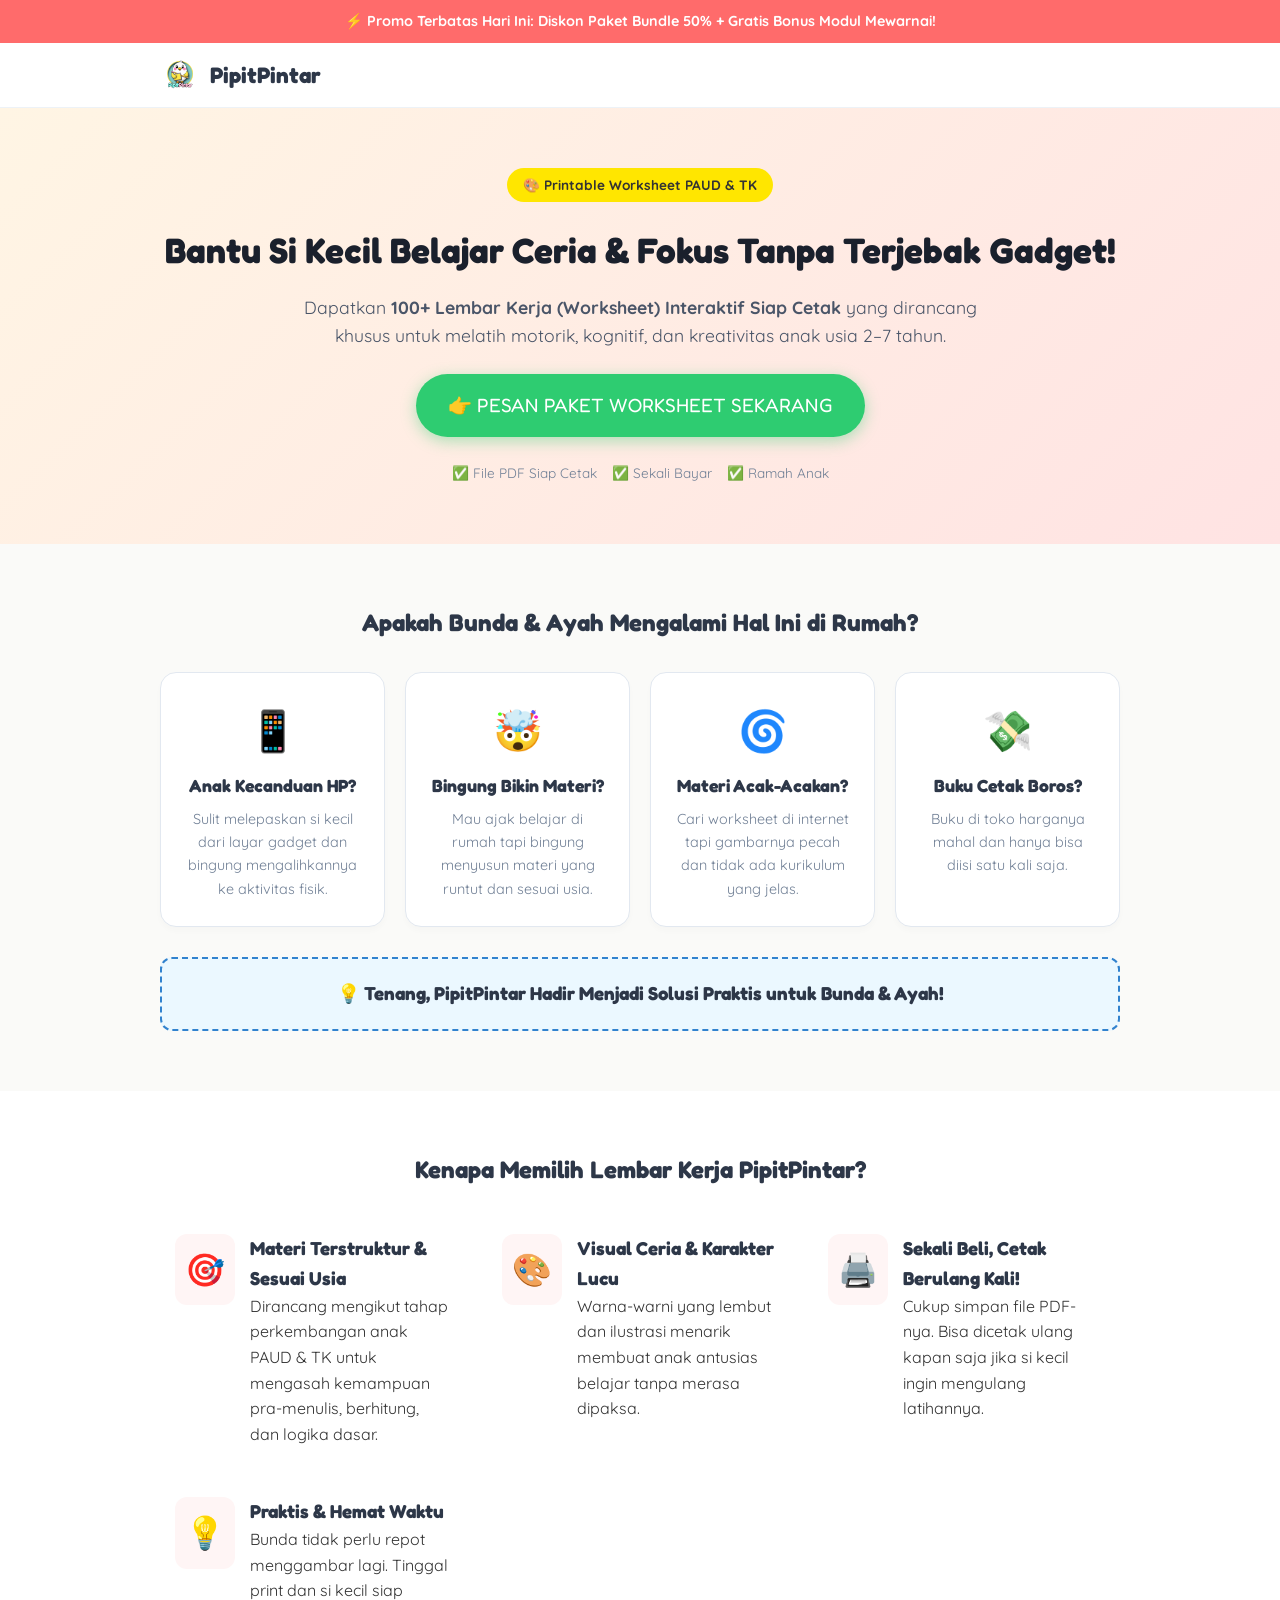
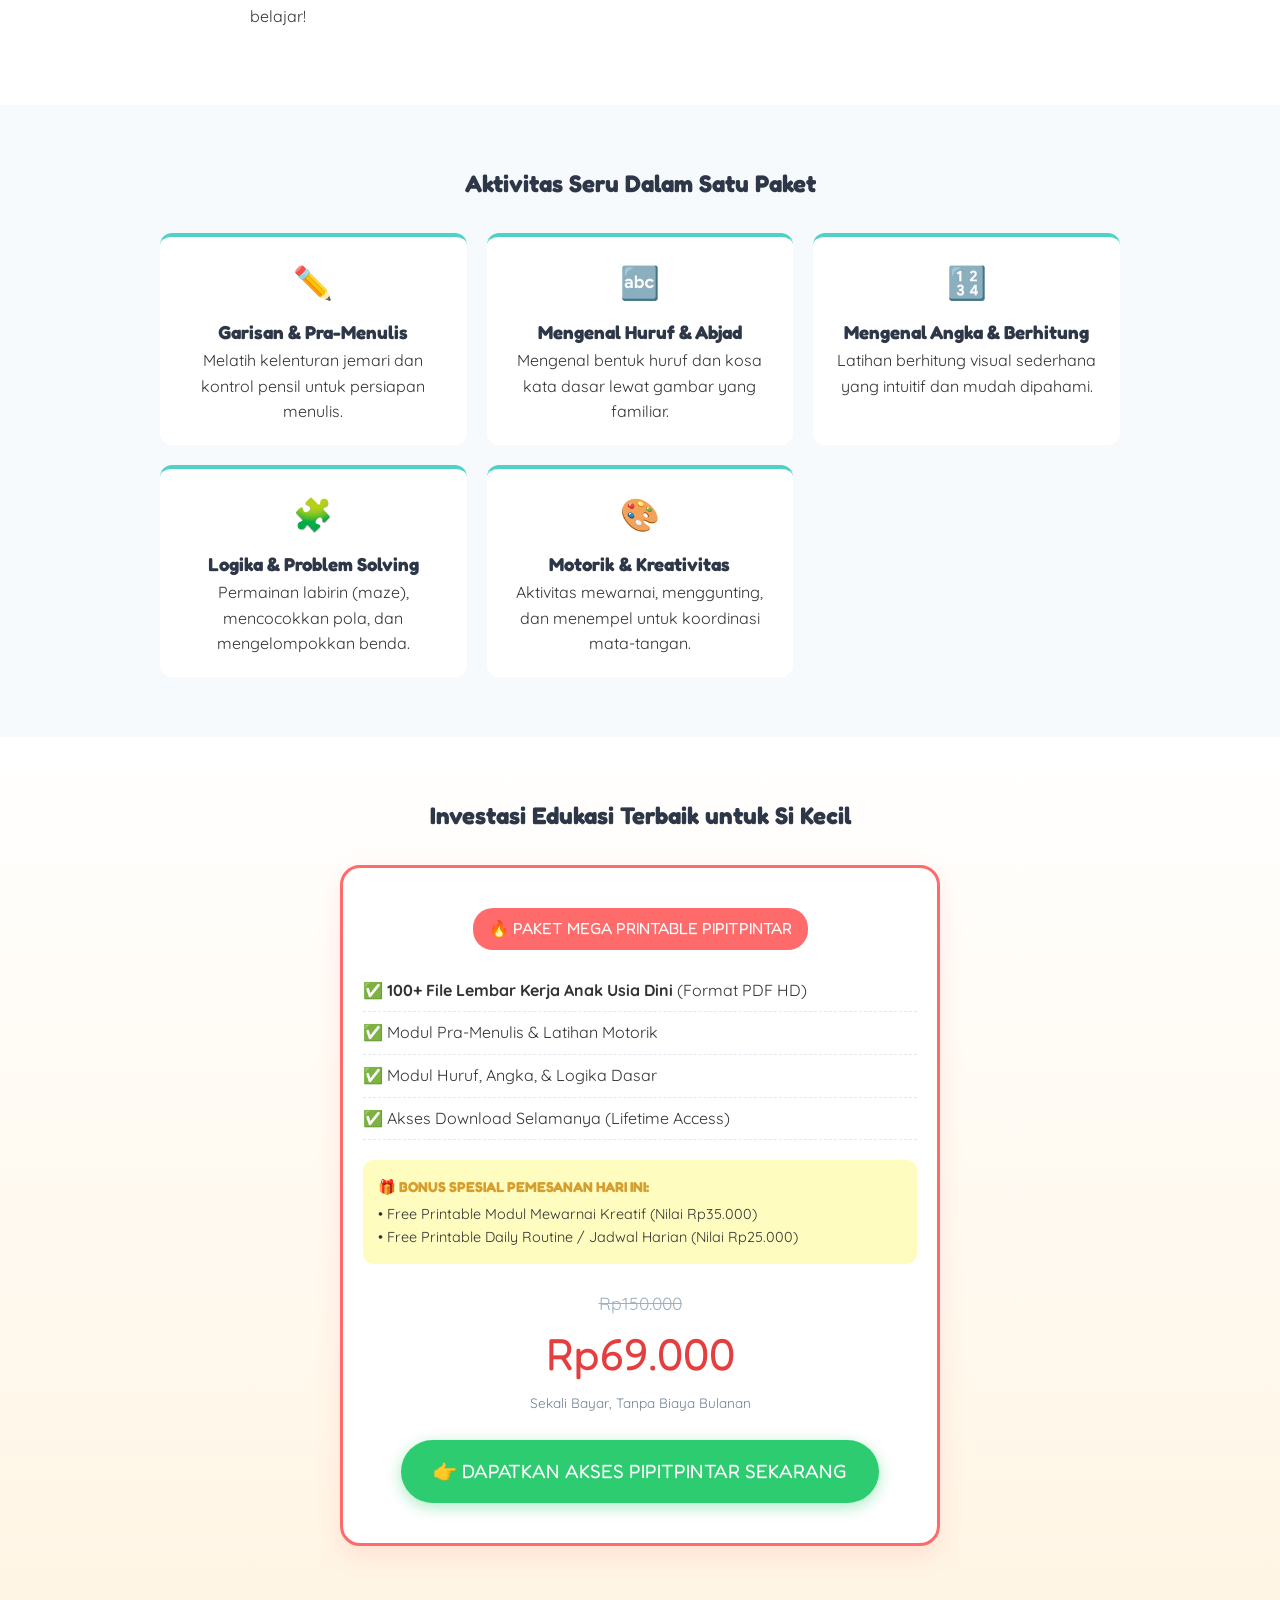
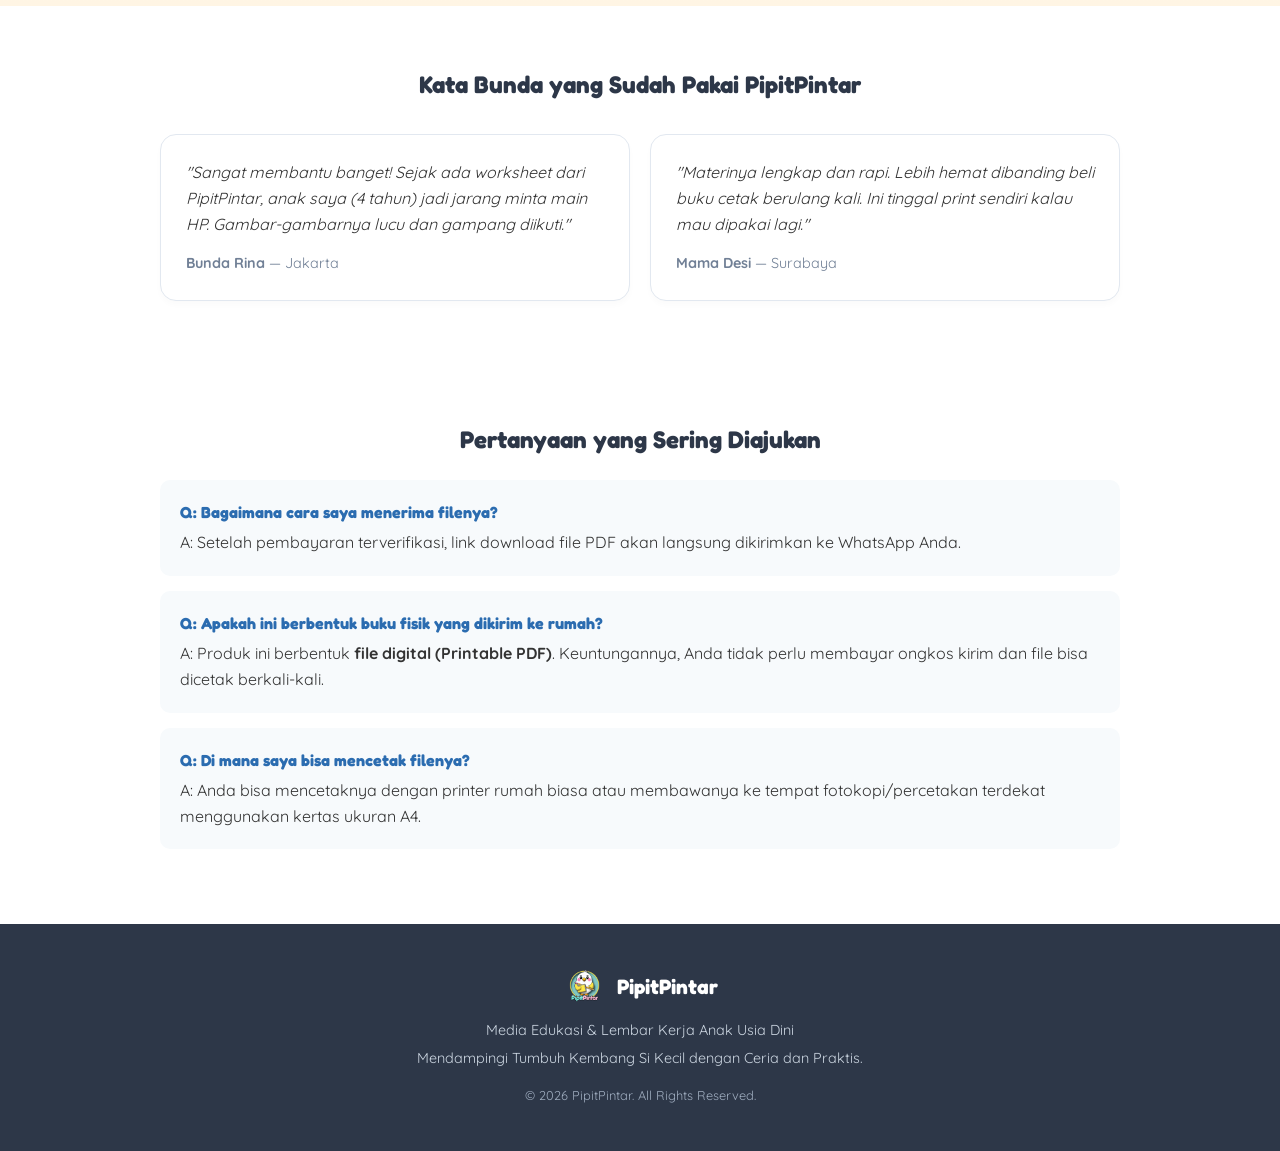
<file: index.html>
<!DOCTYPE html>
<html lang="id">
<head>
    <meta charset="UTF-8">
    <meta name="viewport" content="width=device-width, initial-scale=1.0">
    <title>PipitPintar - Media Edukasi & Worksheet Anak Usia Dini</title>

    <!-- Meta SEO Standard -->
    <meta name="title" content="PipitPintar - Media Edukasi & Worksheet Anak Usia Dini">
    <meta name="description" content="Dapatkan 100+ Lembar Kerja (Worksheet) Interaktif Siap Cetak untuk melatih motorik, kognitif, dan kreativitas anak usia 2–7 tahun tanpa gadget!">

    <!-- Meta Open Graph / WhatsApp / Facebook (Untuk Thumbnail Sosial Media) -->
    <meta property="og:type" content="website">
    <meta property="og:url" content="https://bangaau.github.io/PipitPintar/">
    <meta property="og:title" content="PipitPintar - Printable Worksheet PAUD & TK">
    <meta property="og:description" content="Bantu Si Kecil Belajar Ceria & Fokus Tanpa Terjebak Gadget! 100+ Lembar Kerja Siap Cetak.">
    <meta property="og:image" content="https://bangaau.github.io/PipitPintar/Logo%20Pipitpintar.png">

    <!-- Meta Twitter Card -->
    <meta property="twitter:card" content="summary_large_image">
    <meta property="twitter:url" content="https://bangaau.github.io/PipitPintar/">
    <meta property="twitter:title" content="PipitPintar - Printable Worksheet PAUD & TK">
    <meta property="twitter:description" content="Bantu Si Kecil Belajar Ceria & Fokus Tanpa Terjebak Gadget! 100+ Lembar Kerja Siap Cetak.">
    <meta property="twitter:image" content="https://bangaau.github.io/PipitPintar/Logo%20Pipitpintar.png">

    <!-- Favicon -->
    <link rel="icon" type="image/png" href="Logo Pipitpintar.png">
    
    <link rel="stylesheet" href="style.css">
    
    <!-- Google Fonts -->
    <link rel="preconnect" href="https://fonts.googleapis.com">
    <link rel="preconnect" href="https://fonts.gstatic.com" crossorigin>
    <link href="https://fonts.googleapis.com/css2?family=Fredoka:wght@400;600;700&family=Quicksand:wght@500;600;700&display=swap" rel="stylesheet">
</head>
<body>

    <!-- Announcement Bar -->
    <div class="announcement-bar">
        ⚡ Promo Terbatas Hari Ini: Diskon Paket Bundle 50% + Gratis Bonus Modul Mewarnai!
    </div>

    <!-- Header Navbar dengan Logo -->
    <nav class="navbar">
        <div class="container navbar-container">
            <a href="#" class="brand-logo">
                <img src="Logo Pipitpintar.png" alt="PipitPintar Logo">
                <span>PipitPintar</span>
            </a>
        </div>
    </nav>

    <!-- Hero Section -->
    <header class="hero">
        <div class="container hero-content">
            <div class="badge">🎨 Printable Worksheet PAUD & TK</div>
            <h1>Bantu Si Kecil Belajar Ceria & Fokus Tanpa Terjebak Gadget!</h1>
            <p>Dapatkan <strong>100+ Lembar Kerja (Worksheet) Interaktif Siap Cetak</strong> yang dirancang khusus untuk melatih motorik, kognitif, dan kreativitas anak usia 2–7 tahun.</p>
            <a href="https://wa.me/6285753987438?text=Halo%20PipitPintar,%20saya%20mau%20pesan%20Paket%20Worksheet%20Edukatif" class="cta-button">👉 PESAN PAKET WORKSHEET SEKARANG</a>
            <div class="hero-trust">
                <span>✅ File PDF Siap Cetak</span>
                <span>✅ Sekali Bayar</span>
                <span>✅ Ramah Anak</span>
            </div>
        </div>
    </header>

    <!-- Problem Section -->
    <section class="problem-section">
        <div class="container">
            <h2>Apakah Bunda & Ayah Mengalami Hal Ini di Rumah?</h2>
            <div class="grid grid-4">
                <div class="card problem-card">
                    <div class="icon">📱</div>
                    <h3>Anak Kecanduan HP?</h3>
                    <p>Sulit melepaskan si kecil dari layar gadget dan bingung mengalihkannya ke aktivitas fisik.</p>
                </div>
                <div class="card problem-card">
                    <div class="icon">🤯</div>
                    <h3>Bingung Bikin Materi?</h3>
                    <p>Mau ajak belajar di rumah tapi bingung menyusun materi yang runtut dan sesuai usia.</p>
                </div>
                <div class="card problem-card">
                    <div class="icon">🌀</div>
                    <h3>Materi Acak-Acakan?</h3>
                    <p>Cari worksheet di internet tapi gambarnya pecah dan tidak ada kurikulum yang jelas.</p>
                </div>
                <div class="card problem-card">
                    <div class="icon">💸</div>
                    <h3>Buku Cetak Boros?</h3>
                    <p>Buku di toko harganya mahal dan hanya bisa diisi satu kali saja.</p>
                </div>
            </div>
            <div class="solution-banner">
                <h3>💡 Tenang, PipitPintar Hadir Menjadi Solusi Praktis untuk Bunda & Ayah!</h3>
            </div>
        </div>
    </section>

    <!-- Benefit Section -->
    <section class="benefit-section">
        <div class="container">
            <h2>Kenapa Memilih Lembar Kerja PipitPintar?</h2>
            <div class="grid grid-2">
                <div class="benefit-item">
                    <div class="benefit-icon">🎯</div>
                    <div>
                        <h3>Materi Terstruktur & Sesuai Usia</h3>
                        <p>Dirancang mengikut tahap perkembangan anak PAUD & TK untuk mengasah kemampuan pra-menulis, berhitung, dan logika dasar.</p>
                    </div>
                </div>
                <div class="benefit-item">
                    <div class="benefit-icon">🎨</div>
                    <div>
                        <h3>Visual Ceria & Karakter Lucu</h3>
                        <p>Warna-warni yang lembut dan ilustrasi menarik membuat anak antusias belajar tanpa merasa dipaksa.</p>
                    </div>
                </div>
                <div class="benefit-item">
                    <div class="benefit-icon">🖨️</div>
                    <div>
                        <h3>Sekali Beli, Cetak Berulang Kali!</h3>
                        <p>Cukup simpan file PDF-nya. Bisa dicetak ulang kapan saja jika si kecil ingin mengulang latihannya.</p>
                    </div>
                </div>
                <div class="benefit-item">
                    <div class="benefit-icon">💡</div>
                    <div>
                        <h3>Praktis & Hemat Waktu</h3>
                        <p>Bunda tidak perlu repot menggambar lagi. Tinggal print dan si kecil siap belajar!</p>
                    </div>
                </div>
            </div>
        </div>
    </section>

    <!-- Showcase Section -->
    <section class="showcase-section">
        <div class="container">
            <h2>Aktivitas Seru Dalam Satu Paket</h2>
            <div class="grid grid-3">
                <div class="showcase-card">
                    <div class="showcase-icon">✏️</div>
                    <h3>Garisan & Pra-Menulis</h3>
                    <p>Melatih kelenturan jemari dan kontrol pensil untuk persiapan menulis.</p>
                </div>
                <div class="showcase-card">
                    <div class="showcase-icon">🔤</div>
                    <h3>Mengenal Huruf & Abjad</h3>
                    <p>Mengenal bentuk huruf dan kosa kata dasar lewat gambar yang familiar.</p>
                </div>
                <div class="showcase-card">
                    <div class="showcase-icon">🔢</div>
                    <h3>Mengenal Angka & Berhitung</h3>
                    <p>Latihan berhitung visual sederhana yang intuitif dan mudah dipahami.</p>
                </div>
                <div class="showcase-card">
                    <div class="showcase-icon">🧩</div>
                    <h3>Logika & Problem Solving</h3>
                    <p>Permainan labirin (maze), mencocokkan pola, dan mengelompokkan benda.</p>
                </div>
                <div class="showcase-card">
                    <div class="showcase-icon">🎨</div>
                    <h3>Motorik & Kreativitas</h3>
                    <p>Aktivitas mewarnai, menggunting, dan menempel untuk koordinasi mata-tangan.</p>
                </div>
            </div>
        </div>
    </section>

    <!-- Pricing Section -->
    <section class="pricing-section">
        <div class="container">
            <h2>Investasi Edukasi Terbaik untuk Si Kecil</h2>
            <div class="pricing-card">
                <div class="pricing-badge">🔥 PAKET MEGA PRINTABLE PIPITPINTAR</div>
                <ul class="pricing-features">
                    <li>✅ <strong>100+ File Lembar Kerja Anak Usia Dini</strong> (Format PDF HD)</li>
                    <li>✅ Modul Pra-Menulis & Latihan Motorik</li>
                    <li>✅ Modul Huruf, Angka, & Logika Dasar</li>
                    <li>✅ Akses Download Selamanya (Lifetime Access)</li>
                </ul>
                <div class="bonus-box">
                    <h4>🎁 BONUS SPESIAL PEMESANAN HARI INI:</h4>
                    <p>• Free Printable Modul Mewarnai Kreatif (Nilai Rp35.000)</p>
                    <p>• Free Printable Daily Routine / Jadwal Harian (Nilai Rp25.000)</p>
                </div>
                <div class="price-box">
                    <span class="old-price">Rp150.000</span>
                    <span class="new-price">Rp69.000</span>
                    <span class="price-sub">Sekali Bayar, Tanpa Biaya Bulanan</span>
                </div>
                <a href="https://wa.me/6285753987438?text=Halo%20PipitPintar,%20saya%20mau%20pesan%20Paket%20Mega%20Printable%20Promo" class="cta-button pulse">👉 DAPATKAN AKSES PIPITPINTAR SEKARANG</a>
            </div>
        </div>
    </section>

    <!-- Testimonial Section -->
    <section class="testimonial-section">
        <div class="container">
            <h2>Kata Bunda yang Sudah Pakai PipitPintar</h2>
            <div class="grid grid-2">
                <div class="card testimonial-card">
                    <p>"Sangat membantu banget! Sejak ada worksheet dari PipitPintar, anak saya (4 tahun) jadi jarang minta main HP. Gambar-gambarnya lucu dan gampang diikuti."</p>
                    <div class="author">
                        <strong>Bunda Rina</strong> — Jakarta
                    </div>
                </div>
                <div class="card testimonial-card">
                    <p>"Materinya lengkap dan rapi. Lebih hemat dibanding beli buku cetak berulang kali. Ini tinggal print sendiri kalau mau dipakai lagi."</p>
                    <div class="author">
                        <strong>Mama Desi</strong> — Surabaya
                    </div>
                </div>
            </div>
        </div>
    </section>

    <!-- FAQ Section -->
    <section class="faq-section">
        <div class="container">
            <h2>Pertanyaan yang Sering Diajukan</h2>
            <div class="faq-item">
                <h4>Q: Bagaimana cara saya menerima filenya?</h4>
                <p>A: Setelah pembayaran terverifikasi, link download file PDF akan langsung dikirimkan ke WhatsApp Anda.</p>
            </div>
            <div class="faq-item">
                <h4>Q: Apakah ini berbentuk buku fisik yang dikirim ke rumah?</h4>
                <p>A: Produk ini berbentuk <strong>file digital (Printable PDF)</strong>. Keuntungannya, Anda tidak perlu membayar ongkos kirim dan file bisa dicetak berkali-kali.</p>
            </div>
            <div class="faq-item">
                <h4>Q: Di mana saya bisa mencetak filenya?</h4>
                <p>A: Anda bisa mencetaknya dengan printer rumah biasa atau membawanya ke tempat fotokopi/percetakan terdekat menggunakan kertas ukuran A4.</p>
            </div>
        </div>
    </section>

    <!-- Footer dengan Logo -->
    <footer>
        <div class="container">
            <div class="footer-brand">
                <img src="Logo Pipitpintar.png" alt="PipitPintar Logo" class="footer-logo">
                <h3>PipitPintar</h3>
            </div>
            <p>Media Edukasi & Lembar Kerja Anak Usia Dini</p>
            <p>Mendampingi Tumbuh Kembang Si Kecil dengan Ceria dan Praktis.</p>
            <p class="copyright">© 2026 PipitPintar. All Rights Reserved.</p>
        </div>
    </footer>

</body>
</html>
</file>
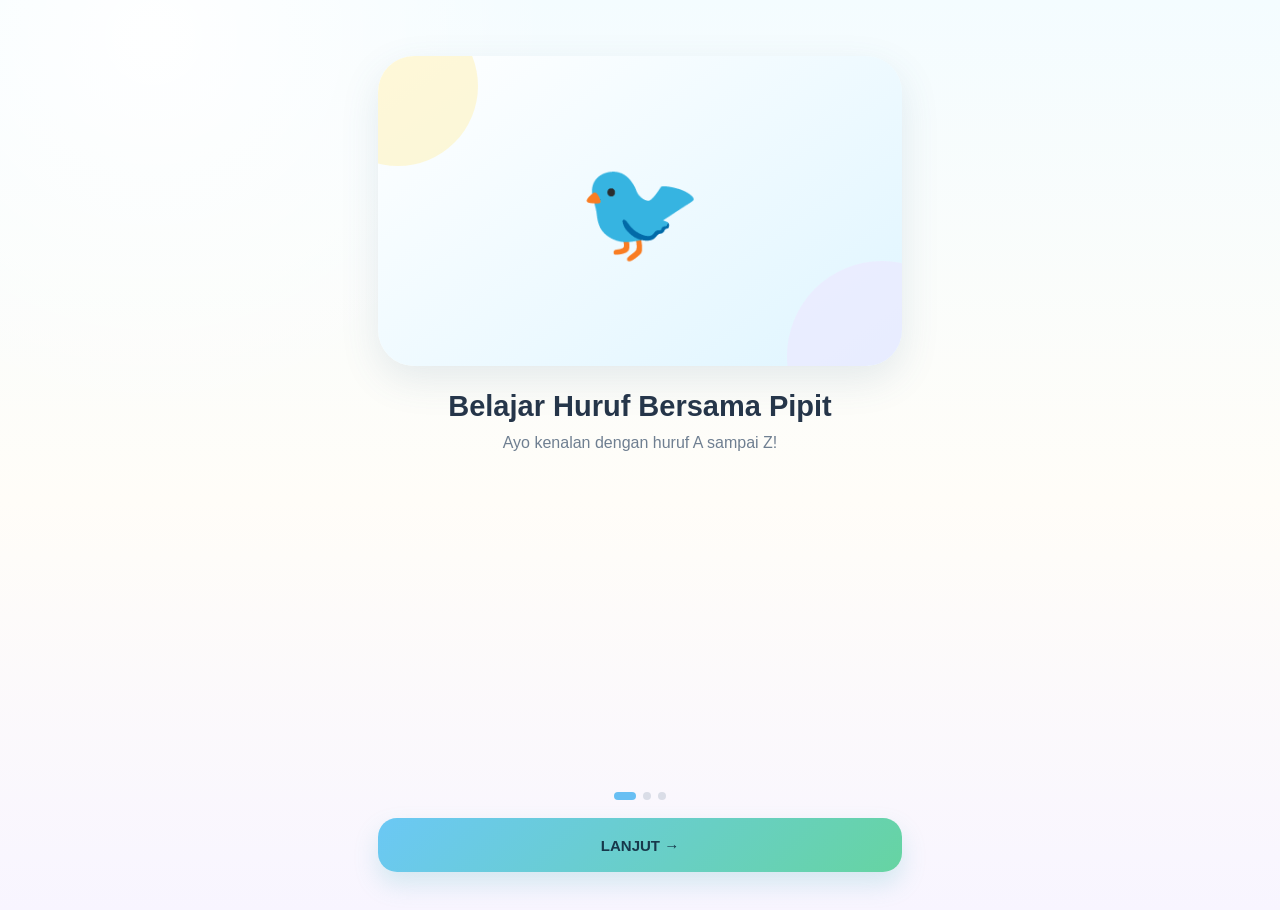
<file: index 2.html>
<!DOCTYPE html>
<html lang="id">
<head>
  <meta charset="UTF-8" />
  <meta name="viewport" content="width=device-width, initial-scale=1, viewport-fit=cover" />
  <meta name="theme-color" content="#eefaff" />
  <meta name="apple-mobile-web-app-capable" content="yes" />
  <meta name="apple-mobile-web-app-status-bar-style" content="default" />
  <title>Pipit Huruf — Main, Dengar, Kenal, dan Ingat Huruf!</title>
  <style>
    :root {
      --sky: #dff5ff;
      --sky-2: #bfe8ff;
      --blue: #68bff3;
      --blue-deep: #2f8fc9;
      --mint: #dff8e9;
      --mint-strong: #73d7a4;
      --yellow: #fff3b8;
      --yellow-strong: #f4c95d;
      --peach: #ffe2d5;
      --peach-strong: #ff9e78;
      --lavender: #eee5ff;
      --lavender-strong: #a88ce8;
      --white: #ffffff;
      --ink: #26364a;
      --muted: #6f7f91;
      --success: #57c98a;
      --danger-soft: #ffdeda;
      --danger: #e56b63;
      --shadow: 0 14px 38px rgba(67, 108, 138, 0.13);
      --shadow-soft: 0 8px 22px rgba(67, 108, 138, 0.10);
      --radius-xl: 28px;
      --radius-lg: 22px;
      --radius-md: 18px;
      --nav-h: 76px;
    }

    * { box-sizing: border-box; }

    html, body {
      margin: 0;
      min-height: 100%;
      background:
        radial-gradient(circle at 12% 4%, rgba(255,255,255,.95), transparent 28%),
        linear-gradient(180deg, #f4fcff 0%, #fffdf8 55%, #f8f5ff 100%);
      color: var(--ink);
      font-family: -apple-system, BlinkMacSystemFont, "SF Pro Rounded", "Arial Rounded MT Bold", "Arial Rounded MT", Arial, sans-serif;
      -webkit-tap-highlight-color: transparent;
      overflow-x: hidden;
    }

    body {
      min-height: 100dvh;
      display: flex;
      justify-content: center;
    }

    button, input { font: inherit; }

    button {
      border: 0;
      cursor: pointer;
      color: inherit;
      touch-action: manipulation;
    }

    button:focus-visible, input:focus-visible {
      outline: 4px solid rgba(47, 143, 201, .25);
      outline-offset: 2px;
    }

    button:disabled { cursor: default; }

    #app {
      width: 100%;
      min-height: 100dvh;
    }

    .app-shell {
      width: min(100%, 560px);
      min-height: 100dvh;
      margin: 0 auto;
      padding: 18px 16px calc(var(--nav-h) + 34px + env(safe-area-inset-bottom));
      position: relative;
    }

    .app-shell.no-nav { padding-bottom: 28px; }

    .page {
      animation: fadeIn .32s ease both;
    }

    .top-row {
      display: flex;
      align-items: center;
      justify-content: space-between;
      gap: 10px;
      margin-bottom: 14px;
    }

    .back-btn, .icon-btn, .mini-btn {
      min-width: 46px;
      min-height: 46px;
      border-radius: 16px;
      background: rgba(255,255,255,.85);
      box-shadow: var(--shadow-soft);
      display: inline-flex;
      align-items: center;
      justify-content: center;
      font-weight: 800;
      transition: transform .16s ease, box-shadow .16s ease;
    }

    .back-btn:active, .icon-btn:active, .mini-btn:active,
    .primary-btn:active, .secondary-btn:active, .game-card:active,
    .letter-card:active, .answer-btn:active, .nav-btn:active {
      transform: scale(.96);
    }

    .page-title {
      margin: 0;
      font-size: clamp(24px, 7vw, 32px);
      line-height: 1.1;
      font-weight: 900;
      letter-spacing: -.4px;
    }

    .subtle {
      color: var(--muted);
      font-size: 14px;
      line-height: 1.45;
    }

    .mascot {
      width: 94px;
      height: 94px;
      border-radius: 30px;
      display: grid;
      place-items: center;
      font-size: 54px;
      background: linear-gradient(145deg, #ffffff, #e7f8ff);
      box-shadow: var(--shadow);
      position: relative;
      flex: 0 0 auto;
      animation: floaty 3.1s ease-in-out infinite;
    }

    .mascot.small {
      width: 68px;
      height: 68px;
      border-radius: 22px;
      font-size: 39px;
    }

    .mascot::after {
      content: "";
      width: 22px;
      height: 8px;
      border-radius: 99px;
      background: rgba(38,54,74,.08);
      position: absolute;
      bottom: -10px;
      filter: blur(2px);
    }

    .hero {
      background: linear-gradient(145deg, rgba(255,255,255,.96), rgba(223,245,255,.88));
      border: 1px solid rgba(255,255,255,.9);
      border-radius: 30px;
      box-shadow: var(--shadow);
      padding: 20px;
      display: flex;
      gap: 16px;
      align-items: center;
      margin-bottom: 14px;
      overflow: hidden;
      position: relative;
    }

    .hero::before {
      content: "";
      position: absolute;
      width: 120px;
      height: 120px;
      border-radius: 50%;
      background: rgba(255,243,184,.55);
      right: -52px;
      top: -58px;
    }

    .hero-copy { position: relative; z-index: 1; flex: 1; }
    .hero h1 { margin: 0 0 6px; font-size: clamp(26px, 7vw, 36px); line-height: 1.05; }
    .hero p { margin: 0; color: var(--muted); line-height: 1.45; font-size: 15px; }

    .stats-row {
      display: grid;
      grid-template-columns: repeat(3, 1fr);
      gap: 9px;
      margin: 12px 0 14px;
    }

    .stat-chip {
      min-height: 64px;
      background: rgba(255,255,255,.86);
      border: 1px solid rgba(255,255,255,.95);
      box-shadow: var(--shadow-soft);
      border-radius: 20px;
      padding: 10px 8px;
      text-align: center;
      display: flex;
      flex-direction: column;
      justify-content: center;
      gap: 3px;
    }

    .stat-chip strong { font-size: 19px; }
    .stat-chip span { font-size: 11px; color: var(--muted); font-weight: 800; }

    .card {
      background: rgba(255,255,255,.88);
      border: 1px solid rgba(255,255,255,.95);
      border-radius: var(--radius-xl);
      box-shadow: var(--shadow);
      padding: 18px;
      margin-bottom: 14px;
    }

    .card.mint { background: linear-gradient(145deg, #ffffff, var(--mint)); }
    .card.yellow { background: linear-gradient(145deg, #ffffff, var(--yellow)); }
    .card.peach { background: linear-gradient(145deg, #ffffff, var(--peach)); }
    .card.lavender { background: linear-gradient(145deg, #ffffff, var(--lavender)); }
    .card.sky { background: linear-gradient(145deg, #ffffff, var(--sky)); }

    .progress-head {
      display: flex;
      justify-content: space-between;
      gap: 12px;
      align-items: baseline;
      margin-bottom: 10px;
    }

    .progress-head strong { font-size: 16px; }
    .progress-head span { font-weight: 900; color: var(--blue-deep); }

    .progress-track {
      height: 12px;
      background: rgba(74, 114, 145, .10);
      border-radius: 999px;
      overflow: hidden;
    }

    .progress-bar {
      height: 100%;
      border-radius: inherit;
      background: linear-gradient(90deg, var(--blue), var(--mint-strong));
      transition: width .45s ease;
    }

    .primary-btn, .secondary-btn, .danger-btn {
      width: 100%;
      min-height: 54px;
      border-radius: 19px;
      padding: 12px 18px;
      font-weight: 900;
      font-size: 15px;
      display: inline-flex;
      justify-content: center;
      align-items: center;
      gap: 9px;
      transition: transform .16s ease, filter .16s ease;
    }

    .primary-btn {
      background: linear-gradient(135deg, #6bc8f5, #66d4a2);
      color: #17384b;
      box-shadow: 0 12px 24px rgba(80, 183, 193, .22);
    }

    .secondary-btn {
      background: rgba(255,255,255,.9);
      box-shadow: var(--shadow-soft);
    }

    .danger-btn {
      background: var(--danger-soft);
      color: #8b3732;
    }

    .btn-row {
      display: grid;
      grid-template-columns: 1fr 1fr;
      gap: 10px;
    }

    .section-title {
      margin: 20px 2px 10px;
      display: flex;
      align-items: center;
      justify-content: space-between;
      gap: 12px;
    }

    .section-title h2 {
      margin: 0;
      font-size: 19px;
      line-height: 1.2;
    }

    .game-grid {
      display: grid;
      grid-template-columns: 1fr 1fr;
      gap: 11px;
    }

    .game-card {
      min-height: 126px;
      text-align: left;
      border-radius: 24px;
      padding: 16px;
      box-shadow: var(--shadow-soft);
      position: relative;
      overflow: hidden;
      transition: transform .16s ease;
    }

    .game-card .emoji { font-size: 33px; display: block; margin-bottom: 14px; }
    .game-card strong { display: block; font-size: 15px; line-height: 1.2; }
    .game-card small { color: var(--muted); display: block; margin-top: 5px; line-height: 1.3; }
    .game-card.c1 { background: linear-gradient(145deg, #e8f8ff, #cfefff); }
    .game-card.c2 { background: linear-gradient(145deg, #ecfff4, #d7f6e4); }
    .game-card.c3 { background: linear-gradient(145deg, #fff9d9, #fff0ad); }
    .game-card.c4 { background: linear-gradient(145deg, #f4edff, #e7dbff); }

    .letter-grid {
      display: grid;
      grid-template-columns: repeat(5, minmax(0, 1fr));
      gap: 9px;
    }

    .letter-card {
      min-height: 66px;
      border-radius: 20px;
      background: rgba(255,255,255,.93);
      box-shadow: var(--shadow-soft);
      font-size: clamp(24px, 7vw, 32px);
      font-weight: 900;
      position: relative;
      transition: transform .16s ease;
    }

    .letter-card:nth-child(5n+1) { background: var(--sky); }
    .letter-card:nth-child(5n+2) { background: var(--mint); }
    .letter-card:nth-child(5n+3) { background: var(--yellow); }
    .letter-card:nth-child(5n+4) { background: var(--peach); }
    .letter-card:nth-child(5n+5) { background: var(--lavender); }

    .learned-mark {
      position: absolute;
      right: 6px;
      top: 5px;
      width: 20px;
      height: 20px;
      border-radius: 50%;
      background: var(--success);
      color: #fff;
      font-size: 11px;
      display: grid;
      place-items: center;
      box-shadow: 0 5px 12px rgba(87,201,138,.25);
    }

    .detail-card {
      text-align: center;
      padding: 24px 18px;
      overflow: hidden;
      position: relative;
    }

    .detail-letters {
      display: flex;
      justify-content: center;
      gap: 20px;
      align-items: stretch;
      margin: 8px auto 18px;
    }

    .letter-box {
      width: min(42vw, 150px);
      min-height: 152px;
      border-radius: 28px;
      background: linear-gradient(150deg, #ffffff, var(--sky));
      box-shadow: inset 0 0 0 1px rgba(255,255,255,.9), var(--shadow-soft);
      display: flex;
      flex-direction: column;
      align-items: center;
      justify-content: center;
      padding: 12px;
    }

    .letter-box.lower { background: linear-gradient(150deg, #ffffff, var(--lavender)); }
    .letter-big { font-size: clamp(72px, 22vw, 104px); font-weight: 950; line-height: .95; }
    .letter-label { font-size: 10px; margin-top: 10px; color: var(--muted); font-weight: 900; letter-spacing: .5px; }

    .word-emoji { font-size: 72px; margin: 8px 0 4px; animation: bounceSoft 2.4s ease-in-out infinite; }
    .word-line { font-size: 25px; font-weight: 950; margin: 4px 0 18px; }

    .speaker {
      min-width: 54px;
      min-height: 54px;
      border-radius: 19px;
      background: linear-gradient(145deg, #fff, #e9f8ff);
      box-shadow: var(--shadow-soft);
      display: inline-flex;
      justify-content: center;
      align-items: center;
      gap: 7px;
      padding: 10px 14px;
      font-weight: 900;
    }

    .speaker.speaking { animation: pulse 1s ease-in-out infinite; }

    .question-card {
      text-align: center;
      padding: 22px 18px;
    }

    .question-kicker {
      font-size: 12px;
      text-transform: uppercase;
      font-weight: 950;
      color: var(--blue-deep);
      letter-spacing: .7px;
      margin-bottom: 8px;
    }

    .question-text {
      font-size: clamp(23px, 7vw, 32px);
      line-height: 1.18;
      font-weight: 950;
      margin: 6px 0 16px;
    }

    .question-emoji { font-size: 76px; margin: 8px 0 2px; }
    .question-word { font-size: 28px; font-weight: 950; letter-spacing: 1px; margin-bottom: 10px; }

    .answer-grid {
      display: grid;
      grid-template-columns: repeat(2, 1fr);
      gap: 11px;
      margin-top: 14px;
    }

    .answer-grid.three { grid-template-columns: repeat(3, 1fr); }

    .answer-btn {
      min-height: 86px;
      border-radius: 24px;
      background: rgba(255,255,255,.93);
      box-shadow: var(--shadow-soft);
      font-size: clamp(32px, 10vw, 46px);
      font-weight: 950;
      transition: transform .16s ease, background .18s ease;
    }

    .answer-btn.correct {
      background: #d9f8e6;
      animation: bounce .5s ease;
    }

    .answer-btn.wrong { animation: shake .38s ease; background: #fff1ee; }

    .game-progress {
      display: flex;
      align-items: center;
      justify-content: space-between;
      margin: 0 2px 11px;
      color: var(--muted);
      font-size: 13px;
      font-weight: 900;
    }

    .mini-progress {
      flex: 1;
      height: 8px;
      margin-left: 12px;
      background: rgba(63,97,124,.10);
      border-radius: 999px;
      overflow: hidden;
    }
    .mini-progress > span { display: block; height: 100%; border-radius: inherit; background: linear-gradient(90deg, var(--blue), var(--mint-strong)); }

    .find-grid {
      display: grid;
      grid-template-columns: repeat(4, 1fr);
      gap: 9px;
      margin-top: 14px;
    }

    .find-cell {
      min-height: 68px;
      border-radius: 19px;
      background: rgba(255,255,255,.94);
      box-shadow: var(--shadow-soft);
      font-size: 28px;
      font-weight: 950;
    }

    .find-cell.found {
      background: #dff8e9;
      color: #1f8553;
      transform: scale(.94);
    }

    .match-columns {
      display: grid;
      grid-template-columns: 1fr 1fr;
      gap: 14px;
      margin-top: 12px;
    }

    .match-col { display: grid; gap: 10px; }

    .match-btn {
      min-height: 66px;
      border-radius: 20px;
      background: rgba(255,255,255,.93);
      box-shadow: var(--shadow-soft);
      font-size: 29px;
      font-weight: 950;
      transition: transform .16s ease, background .16s ease;
    }

    .match-btn.selected { background: var(--yellow); transform: translateY(-2px); }
    .match-btn.matched { background: var(--mint); color: #258453; opacity: .72; }
    .match-btn.wrong { animation: shake .38s ease; background: #fff1ee; }

    .result-wrap {
      text-align: center;
      padding-top: 16px;
    }

    .result-emoji { font-size: 80px; animation: bounce 1s ease both; }
    .result-score { font-size: 44px; font-weight: 950; margin: 6px 0; }
    .reward-pill {
      display: inline-flex;
      gap: 8px;
      align-items: center;
      border-radius: 999px;
      padding: 9px 14px;
      margin: 5px;
      font-weight: 900;
      background: rgba(255,255,255,.9);
      box-shadow: var(--shadow-soft);
    }

    .badge-grid {
      display: grid;
      grid-template-columns: repeat(2, 1fr);
      gap: 10px;
    }

    .badge-card {
      min-height: 130px;
      border-radius: 22px;
      padding: 15px 12px;
      text-align: center;
      background: rgba(255,255,255,.9);
      box-shadow: var(--shadow-soft);
    }

    .badge-card.locked { filter: grayscale(.75); opacity: .5; }
    .badge-icon { font-size: 35px; margin-bottom: 7px; }
    .badge-card strong { display: block; font-size: 13px; line-height: 1.25; }
    .badge-card small { color: var(--muted); display: block; margin-top: 5px; font-size: 11px; line-height: 1.35; }

    .letter-list {
      display: flex;
      flex-wrap: wrap;
      gap: 7px;
      margin-top: 9px;
    }

    .letter-pill {
      min-width: 36px;
      height: 36px;
      padding: 0 9px;
      border-radius: 12px;
      display: inline-flex;
      align-items: center;
      justify-content: center;
      font-weight: 900;
      background: var(--sky);
    }

    .empty-box {
      padding: 20px;
      text-align: center;
      border-radius: 22px;
      background: linear-gradient(145deg, #fff, var(--yellow));
      box-shadow: var(--shadow-soft);
      margin-bottom: 14px;
    }
    .empty-box .emoji { font-size: 42px; }
    .empty-box h3 { margin: 7px 0 5px; }
    .empty-box p { margin: 0 0 14px; color: var(--muted); }

    .parent-question {
      font-size: 34px;
      font-weight: 950;
      text-align: center;
      margin: 12px 0 14px;
    }

    .number-input {
      width: 100%;
      min-height: 56px;
      border: 2px solid rgba(83,123,151,.12);
      border-radius: 18px;
      padding: 12px 16px;
      font-size: 24px;
      text-align: center;
      color: var(--ink);
      background: rgba(255,255,255,.95);
      margin-bottom: 10px;
    }

    .footer-note {
      text-align: center;
      color: var(--muted);
      padding: 20px 10px 4px;
      font-size: 12px;
      line-height: 1.6;
    }

    .bottom-nav {
      position: fixed;
      left: 50%;
      transform: translateX(-50%);
      bottom: calc(10px + env(safe-area-inset-bottom));
      width: calc(min(100%, 560px) - 24px);
      min-height: var(--nav-h);
      padding: 8px;
      border-radius: 26px;
      background: rgba(255,255,255,.88);
      backdrop-filter: blur(16px);
      -webkit-backdrop-filter: blur(16px);
      box-shadow: 0 16px 42px rgba(58,92,120,.20);
      border: 1px solid rgba(255,255,255,.95);
      display: grid;
      grid-template-columns: repeat(4, 1fr);
      gap: 5px;
      z-index: 40;
    }

    .nav-btn {
      min-height: 58px;
      border-radius: 19px;
      background: transparent;
      display: flex;
      flex-direction: column;
      justify-content: center;
      align-items: center;
      gap: 4px;
      font-size: 20px;
      transition: transform .16s ease, background .16s ease;
    }
    .nav-btn span { font-size: 10px; font-weight: 900; }
    .nav-btn.active { background: linear-gradient(145deg, var(--sky), var(--mint)); }

    .splash {
      min-height: calc(100dvh - 36px);
      display: flex;
      align-items: center;
      justify-content: center;
      text-align: center;
      padding: 30px 18px;
    }

    .splash .mascot { width: 132px; height: 132px; border-radius: 40px; font-size: 75px; margin: 0 auto 26px; }
    .brand-title { font-size: clamp(38px, 12vw, 58px); font-weight: 950; letter-spacing: -1.5px; margin: 0; }
    .tagline { margin: 8px auto 0; max-width: 320px; color: var(--muted); line-height: 1.5; font-weight: 700; }

    .onboarding {
      min-height: calc(100dvh - 44px);
      display: flex;
      flex-direction: column;
      justify-content: space-between;
      padding: 30px 2px 10px;
    }

    .onboard-art {
      min-height: 310px;
      border-radius: 36px;
      background: linear-gradient(145deg, #fff, var(--sky));
      box-shadow: var(--shadow);
      display: grid;
      place-items: center;
      font-size: 100px;
      position: relative;
      overflow: hidden;
    }
    .onboard-art::before, .onboard-art::after {
      content: "";
      position: absolute;
      border-radius: 50%;
      opacity: .55;
    }
    .onboard-art::before { width: 160px; height: 160px; background: var(--yellow); left: -60px; top: -50px; }
    .onboard-art::after { width: 190px; height: 190px; background: var(--lavender); right: -75px; bottom: -85px; }
    .onboard-art > span { position: relative; z-index: 1; animation: floaty 2.8s ease-in-out infinite; }

    .onboard-copy { text-align: center; padding: 24px 14px 12px; }
    .onboard-copy h1 { font-size: 29px; margin: 0 0 8px; }
    .onboard-copy p { color: var(--muted); line-height: 1.55; margin: 0 auto; max-width: 360px; }
    .dots { display: flex; justify-content: center; gap: 7px; margin: 10px 0 18px; }
    .dot { width: 8px; height: 8px; border-radius: 99px; background: rgba(70,107,134,.18); }
    .dot.active { width: 22px; background: var(--blue); }

    .modal-backdrop {
      position: fixed;
      inset: 0;
      background: rgba(31,47,63,.34);
      display: flex;
      align-items: center;
      justify-content: center;
      padding: 18px;
      z-index: 100;
      animation: fadeIn .2s ease both;
    }

    .modal {
      width: min(100%, 430px);
      max-height: min(80dvh, 620px);
      overflow: auto;
      border-radius: 30px;
      background: #fff;
      box-shadow: 0 28px 80px rgba(30,53,70,.28);
      padding: 22px;
      text-align: center;
      animation: slideUp .28s ease both;
    }

    .modal .big { font-size: 58px; margin-bottom: 8px; }
    .modal h2 { margin: 0 0 8px; font-size: 25px; }
    .modal p { color: var(--muted); line-height: 1.5; margin: 0 0 18px; }

    .toast {
      position: fixed;
      left: 50%;
      transform: translateX(-50%);
      bottom: calc(var(--nav-h) + 28px + env(safe-area-inset-bottom));
      width: min(calc(100% - 34px), 420px);
      padding: 12px 16px;
      border-radius: 16px;
      background: rgba(38,54,74,.94);
      color: #fff;
      text-align: center;
      font-size: 13px;
      font-weight: 800;
      z-index: 120;
      animation: slideUp .25s ease both;
      pointer-events: none;
    }

    #celebration-layer {
      position: fixed;
      inset: 0;
      pointer-events: none;
      overflow: hidden;
      z-index: 90;
    }

    .particle {
      position: absolute;
      top: -40px;
      animation: fall linear forwards;
      will-change: transform, opacity;
      filter: drop-shadow(0 6px 5px rgba(0,0,0,.08));
    }

    .hint {
      display: inline-flex;
      align-items: center;
      gap: 6px;
      color: var(--muted);
      font-size: 12px;
      font-weight: 800;
      margin-top: 10px;
    }

    @keyframes fadeIn { from { opacity: 0; } to { opacity: 1; } }
    @keyframes slideUp { from { opacity: 0; transform: translateY(18px) scale(.98); } to { opacity: 1; transform: translateY(0) scale(1); } }
    @keyframes floaty { 0%,100%{ transform: translateY(0) rotate(-1deg); } 50%{ transform: translateY(-8px) rotate(1deg); } }
    @keyframes pulse { 0%,100%{ transform: scale(1); box-shadow: var(--shadow-soft); } 50%{ transform: scale(1.05); box-shadow: 0 10px 28px rgba(75,168,214,.28); } }
    @keyframes bounce { 0%{ transform: scale(.94); } 45%{ transform: scale(1.12); } 70%{ transform: scale(.98); } 100%{ transform: scale(1); } }
    @keyframes bounceSoft { 0%,100%{ transform: translateY(0); } 50%{ transform: translateY(-6px); } }
    @keyframes shake { 0%,100%{ transform: translateX(0); } 25%{ transform: translateX(-7px); } 50%{ transform: translateX(7px); } 75%{ transform: translateX(-4px); } }
    @keyframes fall {
      0% { transform: translate3d(0,-20px,0) rotate(0deg); opacity: 0; }
      10% { opacity: 1; }
      100% { transform: translate3d(var(--drift), 110dvh, 0) rotate(var(--spin)); opacity: .1; }
    }

    @media (max-width: 350px) {
      .app-shell { padding-left: 12px; padding-right: 12px; }
      .letter-grid { gap: 7px; }
      .letter-card { min-height: 58px; border-radius: 17px; }
      .game-grid { gap: 9px; }
      .game-card { min-height: 116px; padding: 13px; }
      .detail-letters { gap: 10px; }
      .letter-box { min-height: 134px; border-radius: 23px; }
      .answer-grid { gap: 8px; }
      .answer-btn { min-height: 76px; }
    }

    @media (min-width: 700px) {
      .app-shell { padding-top: 26px; }
      .game-card { min-height: 145px; }
      .letter-card { min-height: 76px; }
    }

    @media (prefers-reduced-motion: reduce) {
      *, *::before, *::after {
        animation-duration: .01ms !important;
        animation-iteration-count: 1 !important;
        scroll-behavior: auto !important;
        transition-duration: .01ms !important;
      }
    }
  </style>
</head>
<body>
  <div id="app" aria-live="polite"></div>
  <div id="overlay-root"></div>
  <div id="celebration-layer" aria-hidden="true"></div>

  <script>
    "use strict";

    // ============================================================
    // DATA
    // ============================================================
    const LETTERS = [
      { letter: "A", lowercase: "a", pronunciation: "A", word: "Apel", emoji: "🍎" },
      { letter: "B", lowercase: "b", pronunciation: "Be", word: "Bola", emoji: "⚽" },
      { letter: "C", lowercase: "c", pronunciation: "Ce", word: "Cicak", emoji: "🦎" },
      { letter: "D", lowercase: "d", pronunciation: "De", word: "Domba", emoji: "🐑" },
      { letter: "E", lowercase: "e", pronunciation: "E", word: "Es", emoji: "🧊" },
      { letter: "F", lowercase: "f", pronunciation: "Ef", word: "Foto", emoji: "📷" },
      { letter: "G", lowercase: "g", pronunciation: "Ge", word: "Gajah", emoji: "🐘" },
      { letter: "H", lowercase: "h", pronunciation: "Ha", word: "Hujan", emoji: "🌧️" },
      { letter: "I", lowercase: "i", pronunciation: "I", word: "Ikan", emoji: "🐟" },
      { letter: "J", lowercase: "j", pronunciation: "Je", word: "Jeruk", emoji: "🍊" },
      { letter: "K", lowercase: "k", pronunciation: "Ka", word: "Kucing", emoji: "🐱" },
      { letter: "L", lowercase: "l", pronunciation: "El", word: "Lampu", emoji: "💡" },
      { letter: "M", lowercase: "m", pronunciation: "Em", word: "Mobil", emoji: "🚗" },
      { letter: "N", lowercase: "n", pronunciation: "En", word: "Nanas", emoji: "🍍" },
      { letter: "O", lowercase: "o", pronunciation: "O", word: "Obat", emoji: "💊" },
      { letter: "P", lowercase: "p", pronunciation: "Pe", word: "Pisang", emoji: "🍌" },
      { letter: "Q", lowercase: "q", pronunciation: "Ki", word: "Quran", emoji: "📖" },
      { letter: "R", lowercase: "r", pronunciation: "Er", word: "Rumah", emoji: "🏠" },
      { letter: "S", lowercase: "s", pronunciation: "Es", word: "Sapi", emoji: "🐄" },
      { letter: "T", lowercase: "t", pronunciation: "Te", word: "Topi", emoji: "🎩" },
      { letter: "U", lowercase: "u", pronunciation: "U", word: "Ular", emoji: "🐍" },
      { letter: "V", lowercase: "v", pronunciation: "Ve", word: "Vas", emoji: "🏺" },
      { letter: "W", lowercase: "w", pronunciation: "We", word: "Wortel", emoji: "🥕" },
      { letter: "X", lowercase: "x", pronunciation: "Eks", word: "Xilofon", emoji: "🎼" },
      { letter: "Y", lowercase: "y", pronunciation: "Ye", word: "Yoyo", emoji: "🪀" },
      { letter: "Z", lowercase: "z", pronunciation: "Zet", word: "Zebra", emoji: "🦓" }
    ];

    const BADGES = [
      { id: "start", icon: "🌱", name: "MULAI BELAJAR", desc: "Belajar 1 huruf", test: s => s.learnedLetters.length >= 1 },
      { id: "explorer", icon: "🔤", name: "PENJELAJAH HURUF", desc: "Belajar 5 huruf", test: s => s.learnedLetters.length >= 5 },
      { id: "smart", icon: "⭐", name: "JAGO HURUF", desc: "Belajar 10 huruf", test: s => s.learnedLetters.length >= 10 },
      { id: "super", icon: "🌟", name: "SUPER HURUF", desc: "Belajar 20 huruf", test: s => s.learnedLetters.length >= 20 },
      { id: "master", icon: "🏆", name: "MASTER HURUF", desc: "Belajar 26 huruf", test: s => s.learnedLetters.length >= 26 },
      { id: "guesser", icon: "🎯", name: "PENEBAK HEBAT", desc: "20 jawaban benar", test: s => s.correctAnswers >= 20 },
      { id: "gamer", icon: "🎮", name: "PEMAIN HEBAT", desc: "10 game selesai", test: s => s.gamesPlayed >= 10 }
    ];

    const STORAGE = {
      onboarding: "pipitHurufOnboarding",
      learned: "pipitHurufLearned",
      stars: "pipitHurufStars",
      diamonds: "pipitHurufDiamonds",
      streak: "pipitHurufStreak",
      lastOpen: "pipitHurufLastOpen",
      correct: "pipitHurufCorrectAnswers",
      games: "pipitHurufGamesPlayed",
      badges: "pipitHurufBadges"
    };

    const defaultState = () => ({
      stars: 0,
      diamonds: 0,
      streak: 0,
      lastOpen: "",
      learnedLetters: [],
      correctAnswers: 0,
      gamesPlayed: 0,
      badges: []
    });

    let state = defaultState();

    const runtime = {
      currentView: "splash",
      previousView: "home",
      viewToken: 0,
      onboardingSlide: 0,
      homeGreeted: false,
      letterIndex: 0,
      isTransitioning: false,
      guess: null,
      find: null,
      match: null,
      first: null,
      parentA: 4,
      parentB: 3,
      badgeQueue: [],
      toastTimer: null
    };

    // ============================================================
    // SAFE STORAGE
    // ============================================================
    function safeGet(key, fallback = null) {
      try {
        const value = localStorage.getItem(key);
        return value === null ? fallback : value;
      } catch (_) {
        return fallback;
      }
    }

    function safeSet(key, value) {
      try {
        localStorage.setItem(key, value);
        return true;
      } catch (_) {
        return false;
      }
    }

    function safeRemove(key) {
      try { localStorage.removeItem(key); } catch (_) {}
    }

    function safeParseArray(value) {
      if (!value) return [];
      try {
        const parsed = JSON.parse(value);
        return Array.isArray(parsed) ? parsed : [];
      } catch (_) {
        return [];
      }
    }

    function safeInt(value, fallback = 0) {
      const n = Number.parseInt(value, 10);
      return Number.isFinite(n) && n >= 0 ? n : fallback;
    }

    function loadState() {
      const validLetters = new Set(LETTERS.map(x => x.letter));
      const validBadgeIds = new Set(BADGES.map(x => x.id));

      const learned = safeParseArray(safeGet(STORAGE.learned, "[]"))
        .filter(x => validLetters.has(x));
      const badges = safeParseArray(safeGet(STORAGE.badges, "[]"))
        .filter(x => validBadgeIds.has(x));

      state = {
        stars: safeInt(safeGet(STORAGE.stars, "0")),
        diamonds: safeInt(safeGet(STORAGE.diamonds, "0")),
        streak: safeInt(safeGet(STORAGE.streak, "0")),
        lastOpen: safeGet(STORAGE.lastOpen, "") || "",
        learnedLetters: [...new Set(learned)].slice(0, 26),
        correctAnswers: safeInt(safeGet(STORAGE.correct, "0")),
        gamesPlayed: safeInt(safeGet(STORAGE.games, "0")),
        badges: [...new Set(badges)]
      };
    }

    function saveState() {
      safeSet(STORAGE.stars, String(Math.max(0, safeInt(state.stars))));
      safeSet(STORAGE.diamonds, String(Math.max(0, safeInt(state.diamonds))));
      safeSet(STORAGE.streak, String(Math.max(0, safeInt(state.streak))));
      safeSet(STORAGE.lastOpen, state.lastOpen || "");
      safeSet(STORAGE.learned, JSON.stringify([...new Set(state.learnedLetters)].slice(0, 26)));
      safeSet(STORAGE.correct, String(Math.max(0, safeInt(state.correctAnswers))));
      safeSet(STORAGE.games, String(Math.max(0, safeInt(state.gamesPlayed))));
      safeSet(STORAGE.badges, JSON.stringify([...new Set(state.badges)]));
    }

    function localDateString(date = new Date()) {
      const y = date.getFullYear();
      const m = String(date.getMonth() + 1).padStart(2, "0");
      const d = String(date.getDate()).padStart(2, "0");
      return `${y}-${m}-${d}`;
    }

    function dayDifference(fromYmd, toYmd) {
      const parse = value => {
        const [y, m, d] = String(value).split("-").map(Number);
        if (![y, m, d].every(Number.isFinite)) return null;
        return new Date(y, m - 1, d, 12, 0, 0, 0);
      };
      const a = parse(fromYmd);
      const b = parse(toYmd);
      if (!a || !b) return null;
      return Math.round((b - a) / 86400000);
    }

    function updateStreak() {
      const today = localDateString();
      if (!state.lastOpen) {
        state.streak = 1;
        state.lastOpen = today;
      } else if (state.lastOpen !== today) {
        const diff = dayDifference(state.lastOpen, today);
        state.streak = diff === 1 ? Math.max(1, state.streak + 1) : 1;
        state.lastOpen = today;
      }
      saveState();
    }

    // ============================================================
    // HELPERS
    // ============================================================
    function delay(ms) {
      return new Promise(resolve => setTimeout(resolve, ms));
    }

    function shuffleArray(array) {
      const copy = [...array];
      for (let i = copy.length - 1; i > 0; i--) {
        const j = Math.floor(Math.random() * (i + 1));
        [copy[i], copy[j]] = [copy[j], copy[i]];
      }
      return copy;
    }

    function randomItem(array) {
      return array[Math.floor(Math.random() * array.length)];
    }

    function randomLetters(count, exclude = []) {
      const excluded = new Set(exclude);
      return shuffleArray(LETTERS.map(x => x.letter).filter(x => !excluded.has(x))).slice(0, count);
    }

    function clamp(n, min, max) {
      return Math.min(max, Math.max(min, n));
    }

    function getLetter(letter) {
      return LETTERS.find(x => x.letter === letter) || LETTERS[0];
    }

    function getLetterIndex(letter) {
      const i = LETTERS.findIndex(x => x.letter === letter);
      return i >= 0 ? i : 0;
    }

    function escapeHtml(value) {
      return String(value)
        .replaceAll("&", "&amp;")
        .replaceAll("<", "&lt;")
        .replaceAll(">", "&gt;")
        .replaceAll('"', "&quot;")
        .replaceAll("'", "&#039;");
    }

    // ============================================================
    // AUDIO MANAGER
    // ============================================================
    const audioManager = {
      supported: "speechSynthesis" in window && "SpeechSynthesisUtterance" in window,
      voices: [],
      selectedVoice: null,
      sessionId: 0,
      isSpeaking: false,
      currentDone: null,
      currentTimer: null,

      refreshVoices() {
        if (!this.supported) return;
        try {
          this.voices = window.speechSynthesis.getVoices() || [];
          this.selectedVoice = selectIndonesianVoice(this.voices);
        } catch (_) {
          this.voices = [];
          this.selectedVoice = null;
        }
      },

      stop() {
        this.sessionId += 1;
        this.isSpeaking = false;
        if (this.currentTimer) {
          clearTimeout(this.currentTimer);
          this.currentTimer = null;
        }
        const done = this.currentDone;
        this.currentDone = null;
        try {
          if (this.supported) window.speechSynthesis.cancel();
        } catch (_) {}
        if (typeof done === "function") done();
        updateSpeakerUI();
        return this.sessionId;
      },

      async speak(text, options = {}, session = this.sessionId) {
        if (!text || !this.supported || session !== this.sessionId) return;

        return new Promise(resolve => {
          let settled = false;
          const finish = () => {
            if (settled) return;
            settled = true;
            if (this.currentTimer) {
              clearTimeout(this.currentTimer);
              this.currentTimer = null;
            }
            if (this.currentDone === finish) this.currentDone = null;
            this.isSpeaking = false;
            updateSpeakerUI();
            resolve();
          };

          try {
            const utterance = new SpeechSynthesisUtterance(String(text));
            utterance.lang = "id-ID";
            if (this.selectedVoice) utterance.voice = this.selectedVoice;
            utterance.rate = Number.isFinite(options.rate) ? options.rate : 0.88;
            utterance.pitch = Number.isFinite(options.pitch) ? options.pitch : 1.05;
            utterance.volume = Number.isFinite(options.volume) ? options.volume : 1;
            utterance.onend = finish;
            utterance.onerror = finish;

            this.currentDone = finish;
            this.isSpeaking = true;
            updateSpeakerUI();

            const estimated = clamp(String(text).length * 105 + 1800, 2200, 9000);
            this.currentTimer = setTimeout(finish, estimated);

            if (session !== this.sessionId) {
              finish();
              return;
            }

            window.speechSynthesis.speak(utterance);
          } catch (_) {
            finish();
          }
        });
      },

      async speakSequence(items, options = {}) {
        const session = Number.isFinite(options.session) ? options.session : this.sessionId;
        const preDelay = Number.isFinite(options.preDelay) ? options.preDelay : 0;
        if (preDelay > 0) {
          await delay(preDelay);
          if (session !== this.sessionId) return;
        }

        for (const item of items) {
          if (session !== this.sessionId) return;
          const text = item && item.text ? item.text : "";
          const style = item && item.style ? item.style : "instruction";
          await this.speak(text, audioStyle(style), session);
          if (session !== this.sessionId) return;
          const pause = item && Number.isFinite(item.pause) ? item.pause : 0;
          if (pause > 0) {
            await delay(pause);
            if (session !== this.sessionId) return;
          }
        }
      },

      async playSequence(items, options = {}) {
        const restartDelay = Number.isFinite(options.restartDelay) ? options.restartDelay : 130;
        const extraDelay = Number.isFinite(options.preDelay) ? options.preDelay : 0;
        const session = this.stop();
        await delay(restartDelay + extraDelay);
        if (session !== this.sessionId) return;
        return this.speakSequence(items, { session });
      }
    };

    function audioStyle(type) {
      if (type === "letter") return { rate: 0.82, pitch: 1.05, volume: 1 };
      if (type === "positive") return { rate: 0.92, pitch: 1.10, volume: 1 };
      return { rate: 0.88, pitch: 1.05, volume: 1 };
    }

    function selectIndonesianVoice(voices = []) {
      if (!Array.isArray(voices) || voices.length === 0) return null;
      const exact = voices.find(v => String(v.lang).toLowerCase() === "id-id");
      if (exact) return exact;
      const idLang = voices.find(v => String(v.lang).toLowerCase().startsWith("id"));
      if (idLang) return idLang;
      const named = voices.find(v => /indonesia|indonesian/i.test(String(v.name)));
      return named || null;
    }

    function speakAsync(text, options = {}) {
      return audioManager.speak(text, options, audioManager.sessionId);
    }

    function speakSequence(items, options = {}) {
      return audioManager.playSequence(items, options);
    }

    function stopAudio() {
      return audioManager.stop();
    }

    function updateSpeakerUI() {
      document.querySelectorAll(".speaker").forEach(btn => {
        btn.classList.toggle("speaking", audioManager.isSpeaking);
        btn.setAttribute("aria-pressed", audioManager.isSpeaking ? "true" : "false");
      });
    }

    function scheduleAudio(items, wait = 600, viewToken = runtime.viewToken) {
      const session = audioManager.sessionId;
      (async () => {
        await delay(wait);
        if (runtime.viewToken !== viewToken || session !== audioManager.sessionId) return;
        await audioManager.speakSequence(items, { session });
      })();
    }

    if (audioManager.supported) {
      audioManager.refreshVoices();
      try {
        window.speechSynthesis.onvoiceschanged = () => audioManager.refreshVoices();
      } catch (_) {}
    }

    // ============================================================
    // REWARDS / BADGES
    // ============================================================
    function addStars(amount = 1) {
      const n = Math.max(0, safeInt(amount));
      state.stars = Math.max(0, safeInt(state.stars) + n);
      saveState();
    }

    function addDiamonds(amount = 1) {
      const n = Math.max(0, safeInt(amount));
      state.diamonds = Math.max(0, safeInt(state.diamonds) + n);
      saveState();
    }

    function addCorrect(amount = 1) {
      state.correctAnswers = Math.max(0, safeInt(state.correctAnswers) + Math.max(0, safeInt(amount)));
      saveState();
    }

    function completeGame() {
      state.gamesPlayed = Math.max(0, safeInt(state.gamesPlayed) + 1);
      addDiamonds(1);
      saveState();
      updateBadges();
    }

    function updateBadges() {
      const unlocked = new Set(state.badges);
      const newBadges = [];
      BADGES.forEach(badge => {
        let qualifies = false;
        try { qualifies = Boolean(badge.test(state)); } catch (_) { qualifies = false; }
        if (qualifies && !unlocked.has(badge.id)) {
          unlocked.add(badge.id);
          newBadges.push(badge);
        }
      });

      if (newBadges.length) {
        state.badges = [...unlocked];
        state.diamonds += newBadges.length * 2;
        saveState();
        runtime.badgeQueue.push(...newBadges);
        createCelebration(24);
        setTimeout(showNextBadgeModal, 260);
      }
    }

    function markLearned(letter) {
      if (!LETTERS.some(x => x.letter === letter)) return false;
      const before = state.learnedLetters.length;
      state.learnedLetters = [...new Set([...state.learnedLetters, letter])].slice(0, 26);
      const isNew = state.learnedLetters.length > before;
      saveState();
      if (isNew) {
        updateBadges();
        if (state.learnedLetters.length === 26) createCelebration(42);
      }
      return isNew;
    }

    // ============================================================
    // CELEBRATION / MODALS / TOASTS
    // ============================================================
    function createCelebration(count = 14) {
      const layer = document.getElementById("celebration-layer");
      if (!layer) return;
      const icons = ["🎉", "⭐", "✨", "🎊"];
      const amount = clamp(Number(count) || 12, 4, 48);
      for (let i = 0; i < amount; i++) {
        const p = document.createElement("span");
        p.className = "particle";
        p.textContent = randomItem(icons);
        p.style.left = `${Math.random() * 100}%`;
        p.style.fontSize = `${14 + Math.random() * 18}px`;
        p.style.animationDuration = `${1.6 + Math.random() * 1.5}s`;
        p.style.animationDelay = `${Math.random() * .28}s`;
        p.style.setProperty("--drift", `${-70 + Math.random() * 140}px`);
        p.style.setProperty("--spin", `${-300 + Math.random() * 600}deg`);
        layer.appendChild(p);
        setTimeout(() => p.remove(), 3600);
      }
    }

    function showModal(html) {
      const root = document.getElementById("overlay-root");
      if (!root) return;
      root.innerHTML = `<div class="modal-backdrop" role="presentation"><div class="modal" role="dialog" aria-modal="true">${html}</div></div>`;
    }

    function closeModal() {
      const root = document.getElementById("overlay-root");
      if (root) root.innerHTML = "";
    }

    function showNextBadgeModal() {
      const root = document.getElementById("overlay-root");
      if (!root || root.innerHTML.trim()) return;
      const badge = runtime.badgeQueue.shift();
      if (!badge) return;
      showModal(`
        <div class="big">${badge.icon}</div>
        <h2>Badge baru!</h2>
        <p><strong>${escapeHtml(badge.name)}</strong><br>Yeay! Kamu juga dapat 💎 +2.</p>
        <button class="primary-btn" data-action="close-badge">Keren! ✨</button>
      `);
    }

    function showToast(message, duration = 1800) {
      const old = document.querySelector(".toast");
      if (old) old.remove();
      if (runtime.toastTimer) clearTimeout(runtime.toastTimer);
      const toast = document.createElement("div");
      toast.className = "toast";
      toast.textContent = message;
      document.body.appendChild(toast);
      runtime.toastTimer = setTimeout(() => toast.remove(), duration);
    }

    // ============================================================
    // NAVIGATION / RENDER
    // ============================================================
    function navigateTo(view, payload = {}) {
      runtime.viewToken += 1;
      stopAudio();
      runtime.isTransitioning = false;
      runtime.previousView = runtime.currentView;
      runtime.currentView = view;
      if (Number.isFinite(payload.letterIndex)) runtime.letterIndex = clamp(payload.letterIndex, 0, 25);
      renderApp();
      window.scrollTo({ top: 0, behavior: "auto" });
      afterRender(view);
    }

    function afterRender(view) {
      const token = runtime.viewToken;
      if (view === "home" && !runtime.homeGreeted) {
        runtime.homeGreeted = true;
        scheduleAudio([
          { text: "Halo! Aku Pipit.", pause: 500, style: "instruction" },
          { text: "Ayo belajar huruf sambil bermain!", pause: 0, style: "instruction" }
        ], 720, token);
      }

      if (view === "detail") scheduleAudio(detailAudioItems(LETTERS[runtime.letterIndex]), 620, token);
      if (view === "guess" && runtime.guess && !runtime.guess.finished) scheduleAudio(guessQuestionAudio(), 600, token);
      if (view === "find" && runtime.find && !runtime.find.finished) scheduleAudio(findQuestionAudio(), 600, token);
      if (view === "match" && runtime.match && !runtime.match.finished) scheduleAudio(matchIntroAudio(), 600, token);
      if (view === "first" && runtime.first && !runtime.first.finished) scheduleAudio(firstQuestionAudio(), 520, token);
    }

    function renderApp() {
      const app = document.getElementById("app");
      if (!app) return;
      const view = runtime.currentView;
      const noNav = ["splash", "onboarding"].includes(view);
      app.innerHTML = `<main class="app-shell ${noNav ? "no-nav" : ""}">${renderView(view)}${noNav ? "" : renderBottomNav()}</main>`;
      updateSpeakerUI();
    }

    function renderView(view) {
      switch (view) {
        case "splash": return renderSplash();
        case "onboarding": return renderOnboarding();
        case "home": return renderHome();
        case "learn": return renderLearn();
        case "detail": return renderLetterDetail();
        case "games": return renderGameMenu();
        case "guess": return renderGuessGame();
        case "find": return renderFindGame();
        case "match": return renderMatchGame();
        case "first": return renderFirstLetterGame();
        case "rewards": return renderRewards();
        case "parentGate": return renderParentGate();
        case "parent": return renderParentDashboard();
        default: return renderHome();
      }
    }

    function renderBottomNav() {
      const activeMap = {
        home: "home",
        learn: "learn",
        detail: "learn",
        games: "games",
        guess: "games",
        find: "games",
        match: "games",
        first: "games",
        rewards: "rewards"
      };
      const active = activeMap[runtime.currentView] || "";
      return `
        <nav class="bottom-nav" aria-label="Navigasi utama">
          ${navButton("home", "🏠", "Home", active)}
          ${navButton("learn", "📖", "Belajar", active)}
          ${navButton("games", "🎮", "Game", active)}
          ${navButton("rewards", "🏆", "Hadiah", active)}
        </nav>
      `;
    }

    function navButton(view, icon, label, active) {
      return `<button class="nav-btn ${active === view ? "active" : ""}" data-action="nav" data-view="${view}" aria-label="${label}">${icon}<span>${label}</span></button>`;
    }

    // ============================================================
    // SPLASH / ONBOARDING
    // ============================================================
    function renderSplash() {
      return `
        <section class="splash page" aria-label="Pipit Huruf">
          <div>
            <div class="mascot" aria-hidden="true">🐦</div>
            <h1 class="brand-title">PIPIT HURUF</h1>
            <p class="tagline">“Main, Dengar, Kenal, dan Ingat Huruf!”</p>
          </div>
        </section>
      `;
    }

    function renderOnboarding() {
      const slides = [
        { icon: "🐦", title: "Belajar Huruf Bersama Pipit", text: "Ayo kenalan dengan huruf A sampai Z!" },
        { icon: "🎮", title: "Belajar Lewat Permainan", text: "Main, dengar, dan cari huruf sambil bersenang-senang." },
        { icon: "⭐", title: "Kumpulkan Bintang!", text: "Belajar dan bermain untuk mendapatkan bintang dan badge." }
      ];
      const i = clamp(runtime.onboardingSlide, 0, slides.length - 1);
      const slide = slides[i];
      const last = i === slides.length - 1;
      return `
        <section class="onboarding page">
          <div>
            <div class="onboard-art"><span aria-hidden="true">${slide.icon}</span></div>
            <div class="onboard-copy">
              <h1>${slide.title}</h1>
              <p>${slide.text}</p>
            </div>
          </div>
          <div>
            <div class="dots" aria-label="Langkah ${i + 1} dari 3">
              ${slides.map((_, idx) => `<span class="dot ${idx === i ? "active" : ""}"></span>`).join("")}
            </div>
            <button class="primary-btn" data-action="onboarding-next">${last ? "MULAI BERMAIN" : "LANJUT"} ${last ? "🎉" : "→"}</button>
          </div>
        </section>
      `;
    }

    // ============================================================
    // HOME
    // ============================================================
    function renderHome() {
      const learned = state.learnedLetters.length;
      const pct = Math.round((learned / 26) * 100);
      return `
        <section class="page">
          <div class="hero">
            <div class="mascot" aria-hidden="true">🐦</div>
            <div class="hero-copy">
              <h1>Halo!</h1>
              <p>Ayo bermain bersama Pipit!</p>
              <button class="mini-btn" style="margin-top:12px;min-width:auto;padding:0 13px" data-action="home-speak" aria-label="Dengarkan Pipit">🔊 Dengar Pipit</button>
            </div>
          </div>

          <div class="stats-row" aria-label="Hadiah dan streak">
            <div class="stat-chip"><strong>⭐ ${state.stars}</strong><span>BINTANG</span></div>
            <div class="stat-chip"><strong>💎 ${state.diamonds}</strong><span>BERLIAN</span></div>
            <div class="stat-chip"><strong>🔥 ${state.streak}</strong><span>STREAK</span></div>
          </div>

          <div class="card sky">
            <div class="progress-head"><strong>Huruf yang sudah dipelajari</strong><span>${learned} / 26</span></div>
            <div class="progress-track" aria-label="Progress belajar ${pct} persen"><div class="progress-bar" style="width:${pct}%"></div></div>
          </div>

          ${learned === 0 ? `
            <div class="empty-box">
              <div class="emoji">🌱</div>
              <h3>Belum ada huruf yang dipelajari.</h3>
              <p>Ayo mulai dari huruf A!</p>
              <button class="primary-btn" data-action="open-letter" data-index="0">BELAJAR SEKARANG</button>
            </div>
          ` : ""}

          <button class="primary-btn" data-action="nav" data-view="learn">📖 BELAJAR HURUF</button>

          <div class="section-title"><h2>🎮 Ayo bermain!</h2></div>
          <div class="game-grid">
            ${gameCard("start-guess", "🔤", "TEBAK HURUF", "Dengar lalu pilih hurufnya.", "c1")}
            ${gameCard("start-find", "🔎", "CARI HURUF", "Temukan huruf di antara teman-temannya.", "c2")}
            ${gameCard("start-match", "🧩", "PASANGKAN", "Cocokkan huruf besar dan kecil.", "c3")}
            ${gameCard("start-first", "🎯", "HURUF AWAL", "Cari huruf pertama dari sebuah kata.", "c4")}
          </div>

          <div style="height:12px"></div>
          <button class="secondary-btn" data-action="nav" data-view="rewards">🏆 HADIAHKU</button>
          <button class="secondary-btn" style="margin-top:10px" data-action="open-parent">👨‍👩‍👧 ORANG TUA</button>
        </section>
      `;
    }

    function gameCard(action, icon, title, text, cls) {
      return `<button class="game-card ${cls}" data-action="${action}"><span class="emoji" aria-hidden="true">${icon}</span><strong>${title}</strong><small>${text}</small></button>`;
    }

    // ============================================================
    // LEARN / DETAIL
    // ============================================================
    function renderLearn() {
      return `
        <section class="page">
          <div class="top-row">
            <div>
              <h1 class="page-title">📖 Belajar Huruf</h1>
              <div class="subtle">Pilih huruf yang ingin kamu kenal.</div>
            </div>
            <div class="mascot small" aria-hidden="true">🐦</div>
          </div>

          <div class="card sky">
            <div class="progress-head"><strong>Sudah dipelajari</strong><span>${state.learnedLetters.length} / 26</span></div>
            <div class="progress-track"><div class="progress-bar" style="width:${(state.learnedLetters.length / 26) * 100}%"></div></div>
          </div>

          <div class="letter-grid" aria-label="Daftar huruf A sampai Z">
            ${LETTERS.map((item, index) => `
              <button class="letter-card" data-action="open-letter" data-index="${index}" aria-label="Buka huruf ${item.pronunciation}">
                ${item.letter}
                ${state.learnedLetters.includes(item.letter) ? `<span class="learned-mark" aria-label="Sudah dipelajari">✓</span>` : ""}
              </button>
            `).join("")}
          </div>
        </section>
      `;
    }

    function detailAudioItems(item) {
      return [
        { text: `Ini huruf ${item.pronunciation}.`, pause: 600, style: "letter" },
        { text: `${item.pronunciation}...`, pause: 450, style: "letter" },
        { text: `${item.pronunciation} untuk ${item.word}.`, pause: 500, style: "letter" },
        { text: `${item.word}.`, pause: 0, style: "instruction" }
      ];
    }

    function renderLetterDetail() {
      const item = LETTERS[runtime.letterIndex] || LETTERS[0];
      return `
        <section class="page">
          <div class="top-row">
            <button class="back-btn" data-action="nav" data-view="learn" aria-label="Kembali ke daftar huruf">←</button>
            <strong>${runtime.letterIndex + 1} / 26</strong>
            <button class="speaker" data-action="detail-speak" aria-label="Dengarkan suara" aria-pressed="false">🔊</button>
          </div>

          <div class="card detail-card ${runtime.letterIndex % 2 ? "lavender" : "sky"}">
            <div class="detail-letters">
              <div class="letter-box">
                <div class="letter-big">${item.letter}</div>
                <div class="letter-label">HURUF BESAR</div>
              </div>
              <div class="letter-box lower">
                <div class="letter-big">${item.lowercase}</div>
                <div class="letter-label">huruf kecil</div>
              </div>
            </div>
            <div class="word-emoji" aria-hidden="true">${item.emoji}</div>
            <div class="word-line">${item.letter} untuk ${item.word}</div>
            <button class="secondary-btn" data-action="case-speak">🔊 Besar &amp; kecil</button>
          </div>

          <div class="btn-row">
            <button class="secondary-btn" data-action="prev-letter" ${runtime.letterIndex === 0 ? "disabled" : ""}>← Sebelumnya</button>
            <button class="primary-btn" data-action="next-letter" ${runtime.letterIndex === 25 ? "disabled" : ""}>Berikutnya →</button>
          </div>
        </section>
      `;
    }

    function openLetter(index) {
      const safeIndex = clamp(Number(index) || 0, 0, 25);
      markLearned(LETTERS[safeIndex].letter);
      navigateTo("detail", { letterIndex: safeIndex });
    }

    // ============================================================
    // GAME MENU
    // ============================================================
    function renderGameMenu() {
      return `
        <section class="page">
          <div class="top-row">
            <div>
              <h1 class="page-title">🎮 Ayo Bermain</h1>
              <div class="subtle">Pilih permainan yang kamu suka.</div>
            </div>
            <div class="mascot small" aria-hidden="true">🐦</div>
          </div>

          <div class="game-grid">
            ${gameCard("start-guess", "🔤", "TEBAK HURUF", "Dengar lalu pilih hurufnya.", "c1")}
            ${gameCard("start-find", "🔎", "CARI HURUF", "Cari huruf yang Pipit sebut.", "c2")}
            ${gameCard("start-match", "🧩", "PASANGKAN HURUF", "Huruf besar bertemu huruf kecil.", "c3")}
            ${gameCard("start-first", "🎯", "HURUF AWAL", "Tebak huruf pertama dari kata.", "c4")}
          </div>

          <div class="card yellow" style="margin-top:14px;text-align:center">
            <div style="font-size:34px">⭐</div>
            <strong>Bermain bikin bintangmu bertambah!</strong>
            <div class="subtle" style="margin-top:4px">Selesaikan game untuk mendapat berlian juga.</div>
          </div>
        </section>
      `;
    }

    // ============================================================
    // GAME 1: GUESS LETTER
    // ============================================================
    function buildGuessQuestions() {
      const targets = shuffleArray(LETTERS).slice(0, 10);
      return targets.map(target => {
        const wrong = randomLetters(3, [target.letter]);
        return {
          target: target.letter,
          options: shuffleArray([target.letter, ...wrong]),
          attempts: 0
        };
      });
    }

    function startGuessGame() {
      runtime.guess = {
        index: 0,
        score: 0,
        questions: buildGuessQuestions(),
        finished: false,
        rewardStars: 0
      };
      navigateTo("guess");
    }

    function guessQuestionAudio() {
      if (!runtime.guess || runtime.guess.finished) return [];
      const q = runtime.guess.questions[runtime.guess.index];
      const item = getLetter(q.target);
      const i = runtime.guess.index;
      if (i === 0) {
        return [
          { text: "Dengarkan, ya.", pause: 400, style: "instruction" },
          { text: `Mana huruf ${item.pronunciation}?`, pause: 0, style: "instruction" }
        ];
      }
      const text = i % 3 === 1
        ? `Sekarang, cari huruf ${item.pronunciation}.`
        : i % 3 === 2
          ? `Coba pilih huruf ${item.pronunciation}.`
          : `Mana huruf ${item.pronunciation}?`;
      return [{ text, pause: 0, style: "instruction" }];
    }

    function renderGuessGame() {
      const game = runtime.guess;
      if (!game) return renderMissingGame("Tebak Huruf", "start-guess");
      if (game.finished) return renderGameResult("guess", game.score, 10, game.rewardStars);
      const q = game.questions[game.index];
      const item = getLetter(q.target);
      return `
        <section class="page">
          <div class="top-row">
            <button class="back-btn" data-action="nav" data-view="games" aria-label="Kembali ke menu game">←</button>
            <strong>🔤 Tebak Huruf</strong>
            <button class="speaker" data-action="guess-speak" aria-label="Dengarkan soal" aria-pressed="false">🔊</button>
          </div>
          ${renderGameProgress(game.index + 1, 10)}
          <div class="card question-card sky">
            <div class="mascot small" style="margin:0 auto 14px" aria-hidden="true">🐦</div>
            <div class="question-kicker">Dengarkan, ya</div>
            <div class="question-text">Mana huruf <span aria-label="${item.pronunciation}">${item.letter}</span>?</div>
            <div class="subtle">Yuk, pilih jawabannya!</div>
          </div>
          <div class="answer-grid">
            ${q.options.map(letter => `<button class="answer-btn" data-action="guess-answer" data-letter="${letter}" aria-label="Huruf ${getLetter(letter).pronunciation}">${letter}</button>`).join("")}
          </div>
        </section>
      `;
    }

    async function handleGuessAnswer(letter, button) {
      const game = runtime.guess;
      if (!game || game.finished || runtime.isTransitioning) return;
      const q = game.questions[game.index];
      if (!q) return;
      const token = runtime.viewToken;

      if (letter === q.target) {
        runtime.isTransitioning = true;
        document.querySelectorAll(".answer-btn").forEach(b => b.disabled = true);
        if (button) button.classList.add("correct");
        game.score += 1;
        game.rewardStars += 1;
        addStars(1);
        addCorrect(1);
        updateBadges();
        createCelebration(12);
        stopAudio();
        await delay(300);
        if (runtime.viewToken !== token || runtime.currentView !== "guess") return;

        const target = getLetter(q.target);
        const feedback = randomItem(["Hebat!", "Pintar!", "Benar!", "Keren!", "Bagus sekali!", "Yeay, benar!"]);
        await audioManager.playSequence([
          { text: feedback, pause: 300, style: "positive" },
          { text: `Ini huruf ${target.pronunciation}.`, pause: 0, style: "letter" }
        ], { restartDelay: 80 });

        await delay(900);
        if (runtime.viewToken !== token || runtime.currentView !== "guess") return;
        if (game.index >= 9) {
          game.finished = true;
          completeGame();
          createCelebration(30);
          renderApp();
          runtime.isTransitioning = false;
          return;
        }

        game.index += 1;
        runtime.isTransitioning = false;
        renderApp();
        await delay(500);
        if (runtime.viewToken !== token || runtime.currentView !== "guess") return;
        scheduleAudio(guessQuestionAudio(), 0, token);
      } else {
        runtime.isTransitioning = true;
        q.attempts += 1;
        if (button) button.classList.add("wrong");
        stopAudio();
        await delay(250);
        if (runtime.viewToken !== token || runtime.currentView !== "guess") return;
        const target = getLetter(q.target);
        const text = q.attempts >= 2
          ? `Coba cari huruf ${target.pronunciation}.`
          : randomItem(["Hampir. Coba lagi, ya.", "Belum tepat. Coba sekali lagi.", "Ayo, coba lagi."]);
        await audioManager.playSequence([{ text, pause: 0, style: "instruction" }], { restartDelay: 60 });
        await delay(450);
        if (runtime.viewToken !== token || runtime.currentView !== "guess") return;
        runtime.isTransitioning = false;
        if (button) button.classList.remove("wrong");
      }
    }

    // ============================================================
    // GAME 2: FIND LETTER
    // ============================================================
    function makeFindRound(targetLetter = null) {
      const target = targetLetter || randomItem(LETTERS).letter;
      const targetCount = 4 + Math.floor(Math.random() * 3);
      const nonTargets = Array.from({ length: 16 - targetCount }, () => randomItem(randomLetters(1, [target])));
      const cells = shuffleArray([
        ...Array.from({ length: targetCount }, () => target),
        ...nonTargets
      ]).map((letter, index) => ({ id: `${Date.now()}-${index}-${Math.random()}`, letter, found: false }));
      return { target, targetCount, foundCount: 0, cells, wrongTaps: 0 };
    }

    function startFindGame() {
      runtime.find = {
        roundIndex: 0,
        totalRounds: 5,
        round: makeFindRound(),
        score: 0,
        rewardStars: 0,
        finished: false
      };
      navigateTo("find");
    }

    function findQuestionAudio() {
      const game = runtime.find;
      if (!game || game.finished) return [];
      const item = getLetter(game.round.target);
      return [
        { text: `Yuk, cari semua huruf ${item.pronunciation}.`, pause: 500, style: "instruction" },
        { text: `Ketuk huruf ${item.pronunciation} yang kamu temukan.`, pause: 0, style: "instruction" }
      ];
    }

    function renderFindGame() {
      const game = runtime.find;
      if (!game) return renderMissingGame("Cari Huruf", "start-find");
      if (game.finished) return renderGameResult("find", game.score, null, game.rewardStars);
      const round = game.round;
      const item = getLetter(round.target);
      return `
        <section class="page">
          <div class="top-row">
            <button class="back-btn" data-action="nav" data-view="games" aria-label="Kembali ke menu game">←</button>
            <strong>🔎 Cari Huruf</strong>
            <button class="speaker" data-action="find-speak" aria-label="Dengarkan instruksi" aria-pressed="false">🔊</button>
          </div>
          ${renderGameProgress(game.roundIndex + 1, game.totalRounds)}
          <div class="card question-card mint">
            <div class="question-kicker">Cari hurufnya!</div>
            <div class="question-text">Cari semua huruf ${item.letter}</div>
            <div style="font-weight:950;font-size:18px" id="find-count">${round.foundCount} / ${round.targetCount}</div>
          </div>
          <div class="find-grid" aria-label="Papan cari huruf">
            ${round.cells.map((cell, index) => `
              <button class="find-cell ${cell.found ? "found" : ""}" data-action="find-tap" data-index="${index}" ${cell.found ? "disabled" : ""} aria-label="Huruf ${getLetter(cell.letter).pronunciation}">${cell.found ? "✓" : cell.letter}</button>
            `).join("")}
          </div>
        </section>
      `;
    }

    async function handleFindTap(index, button) {
      const game = runtime.find;
      if (!game || game.finished || runtime.isTransitioning) return;
      const round = game.round;
      const cell = round.cells[index];
      if (!cell || cell.found) return;
      const token = runtime.viewToken;

      if (cell.letter === round.target) {
        cell.found = true;
        round.foundCount += 1;
        game.score += 1;
        game.rewardStars += 1;
        addStars(1);
        addCorrect(1);
        updateBadges();
        if (button) {
          button.classList.add("found");
          button.textContent = "✓";
          button.disabled = true;
        }
        const counter = document.getElementById("find-count");
        if (counter) counter.textContent = `${round.foundCount} / ${round.targetCount}`;
        createCelebration(5);

        if (round.foundCount < round.targetCount && round.foundCount % 2 === 1 && !audioManager.isSpeaking) {
          audioManager.playSequence([{ text: randomItem(["Ketemu!", "Bagus!", "Keren!"]), pause: 0, style: "positive" }], { restartDelay: 40 });
        }

        if (round.foundCount >= round.targetCount) {
          runtime.isTransitioning = true;
          stopAudio();
          await delay(300);
          if (runtime.viewToken !== token || runtime.currentView !== "find") return;
          const item = getLetter(round.target);
          await audioManager.playSequence([
            { text: "Yeay!", pause: 300, style: "positive" },
            { text: `Semua huruf ${item.pronunciation} sudah ditemukan.`, pause: 300, style: "instruction" },
            { text: "Hebat!", pause: 0, style: "positive" }
          ], { restartDelay: 70 });
          await delay(700);
          if (runtime.viewToken !== token || runtime.currentView !== "find") return;

          if (game.roundIndex >= game.totalRounds - 1) {
            game.finished = true;
            completeGame();
            createCelebration(30);
            runtime.isTransitioning = false;
            renderApp();
          } else {
            const previousTarget = round.target;
            game.roundIndex += 1;
            let nextTarget = randomItem(LETTERS).letter;
            while (nextTarget === previousTarget) nextTarget = randomItem(LETTERS).letter;
            game.round = makeFindRound(nextTarget);
            runtime.isTransitioning = false;
            renderApp();
            scheduleAudio(findQuestionAudio(), 600, token);
          }
        }
      } else {
        round.wrongTaps += 1;
        if (button) {
          button.classList.add("wrong");
          setTimeout(() => button.classList.remove("wrong"), 420);
        }
        if (round.wrongTaps % 3 === 0) {
          const item = getLetter(round.target);
          audioManager.playSequence([{ text: `Cari huruf ${item.pronunciation}, ya.`, pause: 0, style: "instruction" }], { restartDelay: 60 });
        }
      }
    }

    // ============================================================
    // GAME 3: MATCH LETTER
    // ============================================================
    function startMatchGame() {
      const pairs = shuffleArray(LETTERS).slice(0, 5).map(x => x.letter);
      runtime.match = {
        pairs,
        upperOrder: shuffleArray(pairs),
        lowerOrder: shuffleArray(pairs),
        matched: [],
        selectedUpper: null,
        selectedLower: null,
        score: 0,
        rewardStars: 0,
        finished: false
      };
      navigateTo("match");
    }

    function matchIntroAudio() {
      return [
        { text: "Pasangkan huruf besar dengan huruf kecil.", pause: 500, style: "instruction" },
        { text: "Pilih dua huruf yang sama.", pause: 0, style: "instruction" }
      ];
    }

    function renderMatchGame() {
      const game = runtime.match;
      if (!game) return renderMissingGame("Pasangkan Huruf", "start-match");
      if (game.finished) return renderGameResult("match", game.score, 5, game.rewardStars);
      return `
        <section class="page">
          <div class="top-row">
            <button class="back-btn" data-action="nav" data-view="games" aria-label="Kembali ke menu game">←</button>
            <strong>🧩 Pasangkan Huruf</strong>
            <button class="speaker" data-action="match-speak" aria-label="Dengarkan instruksi" aria-pressed="false">🔊</button>
          </div>
          ${renderGameProgress(game.matched.length, 5, "Cocok")}
          <div class="card question-card yellow">
            <div class="question-text" style="font-size:24px">Huruf besar ↔ huruf kecil</div>
            <div class="subtle">Pilih dua huruf yang sama.</div>
          </div>
          <div class="match-columns">
            <div class="match-col" aria-label="Huruf besar">
              ${game.upperOrder.map(letter => matchButton(letter, "upper", game)).join("")}
            </div>
            <div class="match-col" aria-label="Huruf kecil">
              ${game.lowerOrder.map(letter => matchButton(letter, "lower", game)).join("")}
            </div>
          </div>
        </section>
      `;
    }

    function matchButton(letter, side, game) {
      const matched = game.matched.includes(letter);
      const selected = side === "upper" ? game.selectedUpper === letter : game.selectedLower === letter;
      const text = side === "upper" ? letter : getLetter(letter).lowercase;
      return `<button class="match-btn ${matched ? "matched" : ""} ${selected ? "selected" : ""}" data-action="match-select" data-side="${side}" data-letter="${letter}" ${matched ? "disabled" : ""} aria-label="${side === "upper" ? "Huruf besar" : "Huruf kecil"} ${getLetter(letter).pronunciation}">${matched ? "✓" : text}</button>`;
    }

    async function handleMatchSelect(side, letter) {
      const game = runtime.match;
      if (!game || game.finished || runtime.isTransitioning || game.matched.includes(letter)) return;
      const token = runtime.viewToken;
      if (side === "upper") game.selectedUpper = game.selectedUpper === letter ? null : letter;
      if (side === "lower") game.selectedLower = game.selectedLower === letter ? null : letter;
      renderApp();

      if (!game.selectedUpper || !game.selectedLower) return;
      runtime.isTransitioning = true;
      const same = game.selectedUpper === game.selectedLower;
      const upper = game.selectedUpper;
      const lower = game.selectedLower;
      stopAudio();

      if (same) {
        game.matched.push(upper);
        game.score += 1;
        game.rewardStars += 1;
        addStars(1);
        addCorrect(1);
        updateBadges();
        createCelebration(8);
        game.selectedUpper = null;
        game.selectedLower = null;
        renderApp();
        await delay(250);
        if (runtime.viewToken !== token || runtime.currentView !== "match") return;
        const item = getLetter(upper);
        const items = game.matched.length % 2 === 0
          ? [
              { text: "Cocok!", pause: 250, style: "positive" },
              { text: `${item.pronunciation} besar, dan ${item.pronunciation} kecil.`, pause: 0, style: "letter" }
            ]
          : [{ text: randomItem(["Cocok!", "Benar!"]), pause: 0, style: "positive" }];
        await audioManager.playSequence(items, { restartDelay: 60 });
        await delay(550);
        if (runtime.viewToken !== token || runtime.currentView !== "match") return;
        if (game.matched.length >= 5) {
          game.finished = true;
          completeGame();
          createCelebration(30);
          runtime.isTransitioning = false;
          renderApp();
        } else {
          runtime.isTransitioning = false;
        }
      } else {
        document.querySelectorAll(`[data-action="match-select"][data-letter="${upper}"], [data-action="match-select"][data-letter="${lower}"]`).forEach(el => el.classList.add("wrong"));
        await delay(180);
        if (runtime.viewToken !== token || runtime.currentView !== "match") return;
        await audioManager.playSequence([{ text: "Hampir. Coba lagi.", pause: 0, style: "instruction" }], { restartDelay: 50 });
        await delay(430);
        if (runtime.viewToken !== token || runtime.currentView !== "match") return;
        game.selectedUpper = null;
        game.selectedLower = null;
        runtime.isTransitioning = false;
        renderApp();
      }
    }

    // ============================================================
    // GAME 4: FIRST LETTER
    // ============================================================
    function buildFirstQuestions() {
      return shuffleArray(LETTERS).slice(0, 10).map(item => ({
        target: item.letter,
        options: shuffleArray([item.letter, ...randomLetters(2, [item.letter])]),
        attempts: 0
      }));
    }

    function startFirstLetterGame() {
      runtime.first = {
        index: 0,
        score: 0,
        questions: buildFirstQuestions(),
        finished: false,
        rewardStars: 0
      };
      navigateTo("first");
    }

    function firstQuestionAudio() {
      const game = runtime.first;
      if (!game || game.finished) return [];
      const q = game.questions[game.index];
      const item = getLetter(q.target);
      return [
        { text: `Ini ${item.word}.`, pause: 500, style: "instruction" },
        { text: `${item.word}...`, pause: 300, style: "instruction" },
        { text: "dimulai dengan huruf apa?", pause: 0, style: "instruction" }
      ];
    }

    function renderFirstLetterGame() {
      const game = runtime.first;
      if (!game) return renderMissingGame("Huruf Awal", "start-first");
      if (game.finished) return renderGameResult("first", game.score, 10, game.rewardStars);
      const q = game.questions[game.index];
      const item = getLetter(q.target);
      return `
        <section class="page">
          <div class="top-row">
            <button class="back-btn" data-action="nav" data-view="games" aria-label="Kembali ke menu game">←</button>
            <strong>🎯 Huruf Awal</strong>
            <button class="speaker" data-action="first-speak" aria-label="Dengarkan soal" aria-pressed="false">🔊</button>
          </div>
          ${renderGameProgress(game.index + 1, 10)}
          <div class="card question-card peach">
            <div class="question-emoji" aria-hidden="true">${item.emoji}</div>
            <div class="question-word">${item.word.toUpperCase()}</div>
            <div class="question-text" style="font-size:23px">${item.word} dimulai dengan huruf apa?</div>
          </div>
          <div class="answer-grid three">
            ${q.options.map(letter => `<button class="answer-btn" data-action="first-answer" data-letter="${letter}" aria-label="Huruf ${getLetter(letter).pronunciation}">${letter}</button>`).join("")}
          </div>
        </section>
      `;
    }

    async function handleFirstAnswer(letter, button) {
      const game = runtime.first;
      if (!game || game.finished || runtime.isTransitioning) return;
      const q = game.questions[game.index];
      if (!q) return;
      const token = runtime.viewToken;
      const item = getLetter(q.target);

      if (letter === q.target) {
        runtime.isTransitioning = true;
        document.querySelectorAll(".answer-btn").forEach(b => b.disabled = true);
        if (button) button.classList.add("correct");
        game.score += 1;
        game.rewardStars += 1;
        addStars(1);
        addCorrect(1);
        updateBadges();
        createCelebration(12);
        stopAudio();
        await delay(300);
        if (runtime.viewToken !== token || runtime.currentView !== "first") return;
        await audioManager.playSequence([
          { text: "Benar!", pause: 350, style: "positive" },
          { text: `${item.word} dimulai dengan huruf ${item.pronunciation}.`, pause: 0, style: "letter" }
        ], { restartDelay: 70 });
        await delay(900);
        if (runtime.viewToken !== token || runtime.currentView !== "first") return;

        if (game.index >= 9) {
          game.finished = true;
          completeGame();
          createCelebration(30);
          runtime.isTransitioning = false;
          renderApp();
        } else {
          game.index += 1;
          runtime.isTransitioning = false;
          renderApp();
          scheduleAudio(firstQuestionAudio(), 520, token);
        }
      } else {
        runtime.isTransitioning = true;
        q.attempts += 1;
        if (button) button.classList.add("wrong");
        stopAudio();
        await delay(250);
        if (runtime.viewToken !== token || runtime.currentView !== "first") return;
        const text = q.attempts >= 2
          ? `${item.word} dimulai dengan huruf apa? Coba lagi.`
          : "Hampir. Coba lagi, ya.";
        await audioManager.playSequence([{ text, pause: 0, style: "instruction" }], { restartDelay: 55 });
        await delay(420);
        if (runtime.viewToken !== token || runtime.currentView !== "first") return;
        runtime.isTransitioning = false;
        if (button) button.classList.remove("wrong");
      }
    }

    // ============================================================
    // RESULTS
    // ============================================================
    function resultMessage(score, total) {
      if (!Number.isFinite(total)) return "Hebat! Kamu menemukan banyak huruf.";
      if (score === total) return "Luar biasa!";
      const ratio = score / total;
      if (ratio >= .7) return "Hebat!";
      if (ratio >= .4) return "Bagus! Ayo latihan lagi.";
      return "Ayo belajar lagi bersama Pipit!";
    }

    function renderGameResult(type, score, total, rewardStars) {
      const meta = {
        guess: { title: "Tebak Huruf", action: "start-guess" },
        find: { title: "Cari Huruf", action: "start-find" },
        match: { title: "Pasangkan Huruf", action: "start-match" },
        first: { title: "Huruf Awal", action: "start-first" }
      }[type] || { title: "Game", action: "nav" };
      const scoreText = Number.isFinite(total) ? `${score} / ${total}` : `${score} ditemukan`;
      return `
        <section class="page result-wrap">
          <div class="card yellow">
            <div class="result-emoji">🎉</div>
            <h1 class="page-title" style="margin-top:8px">HEBAT!</h1>
            <div class="subtle">Yeay! Permainan selesai!</div>
            <div class="result-score">${scoreText}</div>
            <p style="margin:8px 0 14px;font-weight:900">${resultMessage(score, total)}</p>
            <div>
              <span class="reward-pill">⭐ +${safeInt(rewardStars)}</span>
              <span class="reward-pill">💎 +1</span>
            </div>
          </div>
          <button class="primary-btn" data-action="${meta.action}">MAIN LAGI</button>
          <button class="secondary-btn" style="margin-top:10px" data-action="nav" data-view="home">KEMBALI KE HOME</button>
        </section>
      `;
    }

    function renderMissingGame(title, action) {
      return `
        <section class="page">
          <div class="card yellow" style="text-align:center;margin-top:32px">
            <div style="font-size:48px">🎮</div>
            <h1 class="page-title">${title}</h1>
            <p class="subtle">Ayo mulai permainannya.</p>
            <button class="primary-btn" data-action="${action}">MULAI</button>
          </div>
        </section>
      `;
    }

    function renderGameProgress(current, total, label = "Soal") {
      const pct = clamp((current / total) * 100, 0, 100);
      return `<div class="game-progress"><span>${label} ${current} / ${total}</span><div class="mini-progress"><span style="width:${pct}%"></span></div></div>`;
    }

    // ============================================================
    // REWARDS
    // ============================================================
    function renderRewards() {
      return `
        <section class="page">
          <div class="top-row">
            <div>
              <h1 class="page-title">🏆 Hadiahku</h1>
              <div class="subtle">Lihat bintang, berlian, dan badge-mu.</div>
            </div>
            <div class="mascot small" aria-hidden="true">🐦</div>
          </div>

          <div class="stats-row">
            <div class="stat-chip"><strong>⭐ ${state.stars}</strong><span>TOTAL BINTANG</span></div>
            <div class="stat-chip"><strong>💎 ${state.diamonds}</strong><span>BERLIAN</span></div>
            <div class="stat-chip"><strong>🔥 ${state.streak}</strong><span>STREAK</span></div>
          </div>

          <div class="section-title"><h2>Badge Saya</h2><span class="subtle">${state.badges.length} / ${BADGES.length}</span></div>
          <div class="badge-grid">
            ${BADGES.map(badge => {
              const unlocked = state.badges.includes(badge.id);
              return `<div class="badge-card ${unlocked ? "" : "locked"}">
                <div class="badge-icon">${unlocked ? badge.icon : "🔒"}</div>
                <strong>${escapeHtml(badge.name)}</strong>
                <small>${escapeHtml(badge.desc)}</small>
              </div>`;
            }).join("")}
          </div>
        </section>
      `;
    }

    // ============================================================
    // PARENT MODE
    // ============================================================
    function newParentQuestion() {
      runtime.parentA = 2 + Math.floor(Math.random() * 7);
      runtime.parentB = 1 + Math.floor(Math.random() * 6);
    }

    function renderParentGate() {
      return `
        <section class="page">
          <div class="top-row">
            <button class="back-btn" data-action="nav" data-view="home" aria-label="Kembali ke Home">←</button>
            <strong>Untuk Orang Tua</strong>
            <div style="width:46px"></div>
          </div>
          <div class="card lavender">
            <div style="font-size:48px;text-align:center">👨‍👩‍👧</div>
            <h1 class="page-title" style="text-align:center;margin-top:8px">Khusus orang tua</h1>
            <p class="subtle" style="text-align:center">Jawab dulu pertanyaan sederhana ini, ya.</p>
            <div class="parent-question">${runtime.parentA} + ${runtime.parentB} = ?</div>
            <input id="parent-answer" class="number-input" type="number" inputmode="numeric" autocomplete="off" aria-label="Jawaban hitungan" />
            <button class="primary-btn" data-action="check-parent">MASUK</button>
          </div>
        </section>
      `;
    }

    function renderParentDashboard() {
      const learned = [...state.learnedLetters].sort((a, b) => getLetterIndex(a) - getLetterIndex(b));
      const notLearned = LETTERS.map(x => x.letter).filter(x => !learned.includes(x));
      const pct = Math.round((learned.length / 26) * 100);
      return `
        <section class="page">
          <div class="top-row">
            <button class="back-btn" data-action="nav" data-view="home" aria-label="Kembali ke Home">←</button>
            <strong>Perkembangan Belajar</strong>
            <div style="width:46px"></div>
          </div>

          <div class="card sky">
            <div class="progress-head"><strong>Huruf Dipelajari</strong><span>${learned.length} / 26</span></div>
            <div class="progress-track"><div class="progress-bar" style="width:${pct}%"></div></div>
          </div>

          <div class="stats-row">
            <div class="stat-chip"><strong>⭐ ${state.stars}</strong><span>BINTANG</span></div>
            <div class="stat-chip"><strong>💎 ${state.diamonds}</strong><span>BERLIAN</span></div>
            <div class="stat-chip"><strong>🔥 ${state.streak}</strong><span>${state.streak === 1 ? "HARI" : "HARI"}</span></div>
          </div>

          <div class="card mint">
            <div class="progress-head"><strong>Game dimainkan</strong><span>${state.gamesPlayed}</span></div>
            <div class="progress-head" style="margin-bottom:0"><strong>Jawaban benar</strong><span>${state.correctAnswers}</span></div>
          </div>

          <div class="card">
            <strong>Huruf Sudah Dipelajari</strong>
            ${learned.length ? `<div class="letter-list">${learned.map(l => `<span class="letter-pill">${l}</span>`).join("")}</div>` : `<p class="subtle">Belum ada huruf yang dipelajari.</p>`}
          </div>

          <div class="card">
            <strong>Huruf Belum Dipelajari</strong>
            ${notLearned.length ? `<div class="letter-list">${notLearned.map(l => `<span class="letter-pill" style="background:var(--lavender)">${l}</span>`).join("")}</div>` : `<p class="subtle">Semua huruf sudah dipelajari. Hebat!</p>`}
          </div>

          <button class="danger-btn" data-action="confirm-reset">RESET PERKEMBANGAN</button>

          <div class="footer-note">
            <strong>Pipit Huruf</strong><br>
            by PipitPintar<br>
            “Media Edukasi Anak untuk PAUD, TK &amp; SD”
          </div>
        </section>
      `;
    }

    function showResetModal() {
      showModal(`
        <div class="big">⚠️</div>
        <h2>Reset perkembangan?</h2>
        <p>Yakin ingin menghapus semua perkembangan belajar?</p>
        <div class="btn-row">
          <button class="secondary-btn" data-action="close-modal">BATAL</button>
          <button class="danger-btn" data-action="do-reset">RESET</button>
        </div>
      `);
    }

    function resetProgress() {
      Object.values(STORAGE).forEach(key => {
        if (key !== STORAGE.onboarding) safeRemove(key);
      });
      state = defaultState();
      updateStreak();
      runtime.guess = null;
      runtime.find = null;
      runtime.match = null;
      runtime.first = null;
      runtime.badgeQueue = [];
      closeModal();
      navigateTo("parent");
      showToast("Perkembangan sudah direset.");
    }

    // ============================================================
    // EVENT HANDLING — single delegated listener
    // ============================================================
    document.addEventListener("click", async event => {
      const button = event.target.closest("button[data-action]");
      if (!button) return;
      const action = button.dataset.action;

      if (action === "nav") {
        navigateTo(button.dataset.view || "home");
        return;
      }

      if (action === "onboarding-next") {
        if (runtime.onboardingSlide < 2) {
          runtime.onboardingSlide += 1;
          renderApp();
        } else {
          safeSet(STORAGE.onboarding, "1");
          navigateTo("home");
        }
        return;
      }

      if (action === "home-speak") {
        if (!audioManager.supported) return showToast("Suara belum didukung di browser ini.");
        speakSequence([
          { text: "Halo! Aku Pipit.", pause: 500, style: "instruction" },
          { text: "Ayo belajar huruf sambil bermain!", pause: 0, style: "instruction" }
        ]);
        return;
      }

      if (action === "open-letter") {
        openLetter(Number(button.dataset.index));
        return;
      }
      if (action === "prev-letter") {
        if (runtime.letterIndex > 0) openLetter(runtime.letterIndex - 1);
        return;
      }
      if (action === "next-letter") {
        if (runtime.letterIndex < 25) openLetter(runtime.letterIndex + 1);
        return;
      }
      if (action === "detail-speak") {
        if (!audioManager.supported) return showToast("Suara belum didukung di browser ini.");
        speakSequence(detailAudioItems(LETTERS[runtime.letterIndex]));
        return;
      }
      if (action === "case-speak") {
        if (!audioManager.supported) return showToast("Suara belum didukung di browser ini.");
        const item = LETTERS[runtime.letterIndex];
        speakSequence([
          { text: `Ini ${item.pronunciation} besar.`, pause: 500, style: "letter" },
          { text: `Ini ${item.pronunciation} kecil.`, pause: 500, style: "letter" },
          { text: `Keduanya adalah huruf ${item.pronunciation}.`, pause: 0, style: "letter" }
        ]);
        return;
      }

      if (action === "start-guess") return startGuessGame();
      if (action === "guess-speak") {
        if (!audioManager.supported) return showToast("Suara belum didukung di browser ini.");
        return speakSequence(guessQuestionAudio());
      }
      if (action === "guess-answer") return handleGuessAnswer(button.dataset.letter, button);

      if (action === "start-find") return startFindGame();
      if (action === "find-speak") {
        if (!audioManager.supported) return showToast("Suara belum didukung di browser ini.");
        return speakSequence(findQuestionAudio());
      }
      if (action === "find-tap") return handleFindTap(Number(button.dataset.index), button);

      if (action === "start-match") return startMatchGame();
      if (action === "match-speak") {
        if (!audioManager.supported) return showToast("Suara belum didukung di browser ini.");
        return speakSequence(matchIntroAudio());
      }
      if (action === "match-select") return handleMatchSelect(button.dataset.side, button.dataset.letter);

      if (action === "start-first") return startFirstLetterGame();
      if (action === "first-speak") {
        if (!audioManager.supported) return showToast("Suara belum didukung di browser ini.");
        return speakSequence(firstQuestionAudio());
      }
      if (action === "first-answer") return handleFirstAnswer(button.dataset.letter, button);

      if (action === "open-parent") {
        newParentQuestion();
        navigateTo("parentGate");
        setTimeout(() => document.getElementById("parent-answer")?.focus(), 180);
        return;
      }
      if (action === "check-parent") {
        const input = document.getElementById("parent-answer");
        const answer = Number(input?.value);
        if (answer === runtime.parentA + runtime.parentB) {
          navigateTo("parent");
        } else {
          if (input) {
            input.value = "";
            input.classList.add("wrong");
            setTimeout(() => input.classList.remove("wrong"), 400);
            input.focus();
          }
          showToast("Coba hitung lagi, ya.");
        }
        return;
      }
      if (action === "confirm-reset") return showResetModal();
      if (action === "close-modal") return closeModal();
      if (action === "do-reset") return resetProgress();
      if (action === "close-badge") {
        closeModal();
        setTimeout(showNextBadgeModal, 120);
      }
    });

    document.addEventListener("keydown", event => {
      if (event.key === "Enter" && runtime.currentView === "parentGate") {
        const btn = document.querySelector('button[data-action="check-parent"]');
        if (btn) btn.click();
      }
    });

    window.addEventListener("pagehide", () => stopAudio());
    window.addEventListener("beforeunload", () => stopAudio());
    document.addEventListener("visibilitychange", () => {
      if (document.hidden) stopAudio();
    });

    // ============================================================
    // INITIALIZE
    // ============================================================
    function initializeApp() {
      loadState();
      updateStreak();
      updateBadges();
      runtime.currentView = "splash";
      runtime.viewToken += 1;
      renderApp();

      const splashToken = runtime.viewToken;
      setTimeout(() => {
        if (runtime.viewToken !== splashToken || runtime.currentView !== "splash") return;
        const onboarded = safeGet(STORAGE.onboarding, "0") === "1";
        navigateTo(onboarded ? "home" : "onboarding");
      }, 1250);
    }

    initializeApp();
  </script>
</body>
</html>
</file>
<file: style.css>
/* Reset CSS & Font Settings */
* {
    margin: 0;
    padding: 0;
    box-sizing: border-box;
}

body {
    font-family: 'Quicksand', sans-serif;
    color: #333333;
    background-color: #FAFAF8;
    line-height: 1.6;
}

h1, h2, h3, h4 {
    font-family: 'Fredoka', sans-serif;
    color: #2D3748;
}

.container {
    max-width: 1000px;
    margin: 0 auto;
    padding: 0 20px;
}

/* Announcement Bar */
.announcement-bar {
    background-color: #FF6B6B;
    color: #FFFFFF;
    text-align: center;
    padding: 10px;
    font-size: 0.9rem;
    font-weight: 700;
}

/* Navbar & Header Logo Styling */
.navbar {
    background-color: #FFFFFF;
    padding: 12px 0;
    border-bottom: 1px solid #EDF2F7;
}

.navbar-container {
    display: flex;
    align-items: center;
}

.brand-logo {
    display: flex;
    align-items: center;
    gap: 10px;
    text-decoration: none;
    font-family: 'Fredoka', sans-serif;
    font-size: 1.4rem;
    font-weight: 700;
    color: #2D3748;
}

.brand-logo img {
    height: 40px;
    width: auto;
    object-fit: contain;
}

/* Hero Section */
.hero {
    background: linear-gradient(135deg, #FFF5E4 0%, #FFE3E3 100%);
    padding: 60px 0;
    text-align: center;
}

.badge {
    display: inline-block;
    background-color: #FFE600;
    color: #333;
    padding: 6px 16px;
    border-radius: 20px;
    font-weight: 700;
    font-size: 0.85rem;
    margin-bottom: 20px;
}

.hero h1 {
    font-size: 2.2rem;
    margin-bottom: 15px;
    color: #1A202C;
}

.hero p {
    font-size: 1.1rem;
    max-width: 700px;
    margin: 0 auto 25px auto;
    color: #4A5568;
}

.cta-button {
    display: inline-block;
    background-color: #2ECC71;
    color: white;
    font-family: 'Fredoka', sans-serif;
    font-size: 1.2rem;
    padding: 16px 32px;
    border-radius: 50px;
    text-decoration: none;
    box-shadow: 0 4px 15px rgba(46, 204, 113, 0.4);
    transition: transform 0.2s, background-color 0.2s;
}

.cta-button:hover {
    background-color: #27AE60;
    transform: translateY(-2px);
}

.hero-trust {
    margin-top: 25px;
    font-size: 0.85rem;
    color: #718096;
    display: flex;
    justify-content: center;
    gap: 15px;
    flex-wrap: wrap;
}

/* Grids Layout */
.grid {
    display: grid;
    gap: 20px;
    margin-top: 30px;
}

.grid-2 { grid-template-columns: repeat(auto-fit, minmax(280px, 1fr)); }
.grid-3 { grid-template-columns: repeat(auto-fit, minmax(250px, 1fr)); }
.grid-4 { grid-template-columns: repeat(auto-fit, minmax(200px, 1fr)); }

/* Card Styles */
.card {
    background: white;
    padding: 25px;
    border-radius: 16px;
    border: 1px solid #E2E8F0;
    box-shadow: 0 4px 6px rgba(0, 0, 0, 0.02);
}

/* Problem Section */
.problem-section {
    padding: 60px 0;
    text-align: center;
}

.problem-card .icon { font-size: 2.5rem; margin-bottom: 10px; }
.problem-card h3 { font-size: 1.1rem; margin-bottom: 8px; }
.problem-card p { font-size: 0.9rem; color: #718096; }

.solution-banner {
    background-color: #EBF8FF;
    border: 2px dashed #3182CE;
    padding: 20px;
    border-radius: 12px;
    margin-top: 30px;
    color: #2B6CB0;
}

/* Benefit Section */
.benefit-section {
    background-color: #FFFFFF;
    padding: 60px 0;
}

.benefit-section h2 { text-align: center; margin-bottom: 10px; }

.benefit-item {
    display: flex;
    gap: 15px;
    align-items: flex-start;
    padding: 15px;
}

.benefit-icon {
    font-size: 2rem;
    background: #FFF5F5;
    padding: 10px;
    border-radius: 12px;
}

/* Showcase Section */
.showcase-section {
    padding: 60px 0;
    text-align: center;
    background-color: #F7FAFC;
}

.showcase-card {
    background: white;
    padding: 20px;
    border-radius: 12px;
    border-top: 4px solid #4FD1C5;
}

.showcase-icon { font-size: 2rem; margin-bottom: 10px; }

/* Pricing Section */
.pricing-section {
    padding: 60px 0;
    text-align: center;
    background: linear-gradient(180deg, #FFFFFF 0%, #FFF5E4 100%);
}

.pricing-card {
    background: white;
    border: 3px solid #FF6B6B;
    border-radius: 20px;
    padding: 40px 20px;
    max-width: 600px;
    margin: 30px auto 0 auto;
    box-shadow: 0 10px 25px rgba(255, 107, 107, 0.15);
}

.pricing-badge {
    background-color: #FF6B6B;
    color: white;
    font-family: 'Fredoka', sans-serif;
    padding: 8px 16px;
    border-radius: 20px;
    font-size: 1rem;
    display: inline-block;
    margin-bottom: 20px;
}

.pricing-features {
    list-style: none;
    text-align: left;
    margin-bottom: 20px;
}

.pricing-features li {
    padding: 8px 0;
    border-bottom: 1px dashed #E2E8F0;
}

.bonus-box {
    background-color: #FEFCBF;
    padding: 15px;
    border-radius: 10px;
    text-align: left;
    margin-bottom: 25px;
    font-size: 0.9rem;
}

.bonus-box h4 { color: #D69E2E; margin-bottom: 5px; }

.price-box { margin-bottom: 25px; }
.old-price { text-decoration: line-through; color: #A0AEC0; font-size: 1.1rem; }
.new-price { font-size: 2.8rem; font-family: 'Fredoka', sans-serif; color: #E53E3E; display: block; }
.price-sub { font-size: 0.85rem; color: #718096; }

/* Testimonial & FAQ */
.testimonial-section, .faq-section {
    padding: 60px 0;
    background: white;
}

.testimonial-section h2, .faq-section h2 { text-align: center; margin-bottom: 20px; }

.testimonial-card p { font-style: italic; margin-bottom: 15px; }
.testimonial-card .author { font-size: 0.9rem; color: #718096; }

.faq-item {
    background: #F7FAFC;
    padding: 20px;
    border-radius: 10px;
    margin-bottom: 15px;
}

.faq-item h4 { margin-bottom: 5px; color: #2B6CB0; }

/* Footer Logo Styling */
footer {
    background-color: #2D3748;
    color: white;
    text-align: center;
    padding: 40px 0;
    font-size: 0.9rem;
}

.footer-brand {
    display: flex;
    align-items: center;
    justify-content: center;
    gap: 10px;
    margin-bottom: 10px;
}

.footer-logo {
    height: 45px;
    width: auto;
    object-fit: contain;
}

.footer-brand h3 {
    color: #FFFFFF;
    font-size: 1.3rem;
}

footer p { margin-bottom: 5px; color: #CBD5E0; }
.copyright { font-size: 0.8rem; color: #A0AEC0; margin-top: 15px; }

/* Pulse Animation */
.pulse {
    animation: pulse-animation 2s infinite;
}

@keyframes pulse-animation {
    0% { box-shadow: 0 0 0 0 rgba(46, 204, 113, 0.7); }
    70% { box-shadow: 0 0 0 15px rgba(46, 204, 113, 0); }
    100% { box-shadow: 0 0 0 0 rgba(46, 204, 113, 0); }
}

/* Responsive Styles */
@media (max-width: 768px) {
    .hero h1 { font-size: 1.7rem; }
    .cta-button { width: 100%; padding: 14px 10px; font-size: 1rem; }
}
</file>
